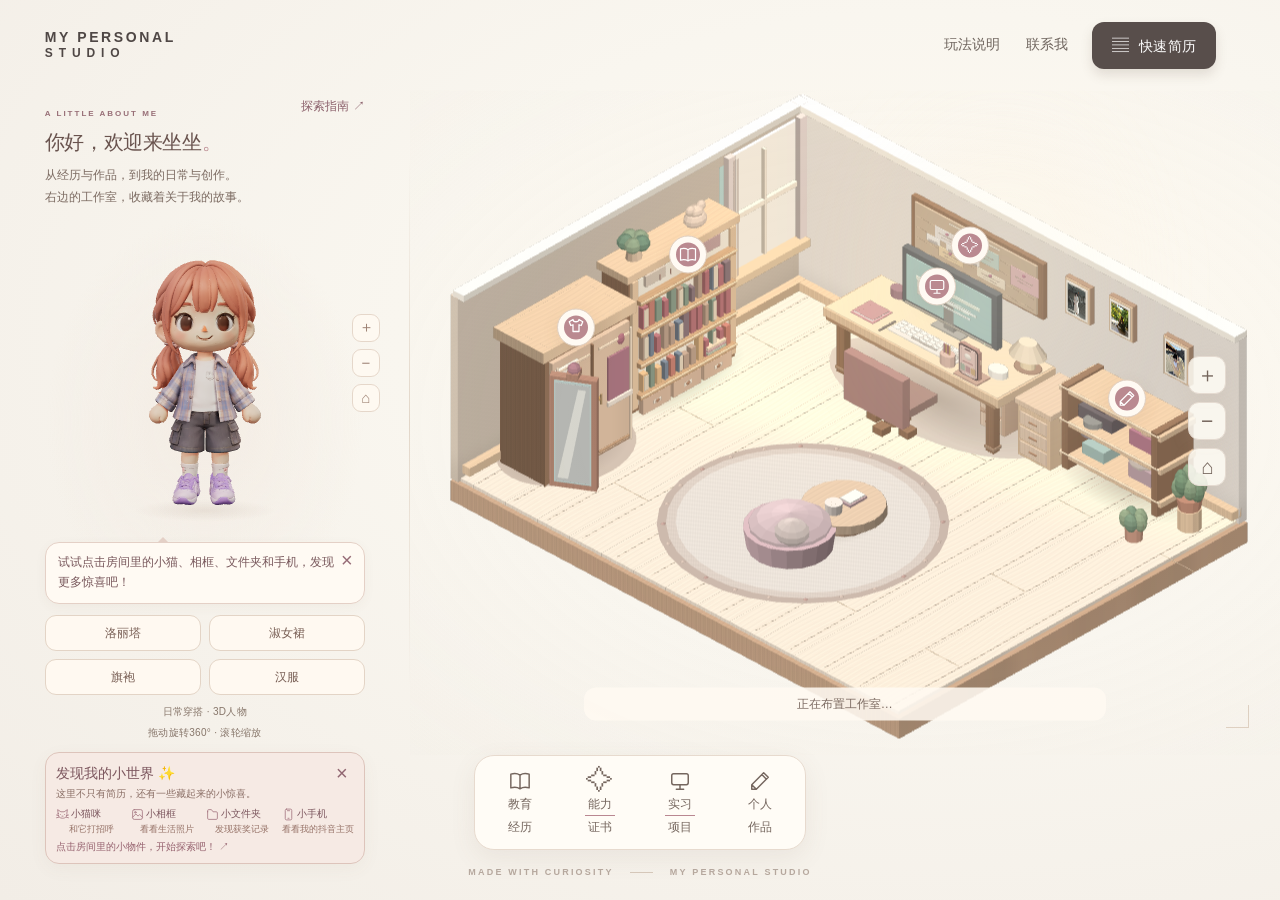
<file: index.html>
<!doctype html>
<html lang="zh-CN">
<head>
  <meta charset="utf-8" />
  <meta name="viewport" content="width=device-width, initial-scale=1" />
  <meta name="theme-color" content="#f6f1e9" />
  <meta name="description" content="探索叶姝妤的3D个人工作室，了解教育经历、实习项目、创意作品与个人简历。" />
  <title>My Personal Studio｜叶姝妤的互动简历</title>
  <meta property="og:title" content="My Personal Studio｜叶姝妤的互动简历">
  <meta property="og:description" content="探索叶姝妤的3D个人工作室，了解教育经历、实习项目、创意作品与个人简历。">
  <meta property="og:type" content="website">
  <meta property="og:image" content="./assets/review-discovery/invitation-home-f9e82ddb6c60.jpg">
  <meta name="twitter:card" content="summary_large_image">
  <link rel="icon" href="./favicon.svg" type="image/svg+xml">
  <link rel="stylesheet" href="./style.bdfd032ba16a.css" />
  <link rel="stylesheet" href="./avatar-layout.5e97d0021ae4.css" />
  <link rel="stylesheet" href="./office-pilot.3657cd4b8345.css" />
  <link rel="stylesheet" href="./cat.05b127069fa5.css" />
  <link rel="stylesheet" href="./ui-system.230d90857095.css" />
  <link rel="stylesheet" href="./exploration.8ec2823b0ded.css" />
  <link rel="stylesheet" href="./quick-resume.34ee38e2e805.css">
</head>
<body data-mobile-view="avatar" class="independent-avatar ui-upgrade">
  <div id="app">
    <header class="header">
      <div class="brand" aria-label="My Personal Studio">
        <span class="brand-title">MY PERSONAL<br/><small>STUDIO</small></span>
      </div>
      <div class="header-actions">
        <span class="header-note">A LITTLE WORLD ABOUT ME</span>
        <button id="aboutBtn" class="header-link" type="button">玩法说明</button>
        <button id="contactBtn" class="header-link" type="button">联系我</button>
        <button id="resumeBtn" class="btn btn-dark" type="button"><span>▤</span> 快速简历</button>
      </div>
    </header>

    <nav class="mobile-switch" aria-label="选择人物或工作室"><button id="showAvatar" type="button" aria-pressed="true">← 返回人物</button><button id="showStudio" type="button" aria-pressed="false">探索 3D 工作室 →</button></nav>
    <main class="main">
      <section id="avatarPanel" class="avatar-panel" aria-label="独立3D人物展示">
        <div class="avatar-intro"><span class="avatar-eyebrow">A LITTLE ABOUT ME</span><button id="explorationGuideBtn" type="button" aria-expanded="false" aria-controls="explorationGuide">探索指南 <span aria-hidden="true">↗</span></button><h1>你好，欢迎来坐坐<span>。</span></h1><p>从经历与作品，到我的日常与创作。<br>右边的工作室，收藏着关于我的故事。</p></div>
        <div class="avatar-preview"><div class="avatar-floor" aria-hidden="true"></div><canvas id="avatarCanvas" tabindex="0" aria-label="独立3D人物，拖动旋转，滚轮缩放，方向键旋转"></canvas><p id="avatarStatus" class="avatar-status" role="status">正在打开3D人物…</p><div class="avatar-tools" aria-label="人物查看控制"><button id="avatarZoomIn" type="button" aria-label="放大人物">＋</button><button id="avatarZoomOut" type="button" aria-label="缩小人物">−</button><button id="avatarReset" type="button" aria-label="复位人物视角">⌂</button></div></div>
        <div id="avatarLoad" class="ui-loading" role="status"><span id="avatarLoadText">正在打开人物…</span><button id="avatarRetry" type="button" hidden>重试人物</button></div>
        <div class="guide-speech-slot"><div id="guideSpeech" class="guide-speech" hidden><p id="guideSpeechText" role="status" aria-live="polite"></p><button id="closeGuideSpeech" type="button" aria-label="关闭人物提示">×</button></div></div>
        <div id="avatarOutfits" class="avatar-outfits" role="group" aria-label="选择人物造型"></div>
        <p id="avatarModelNote" class="avatar-model-note">独立3D人物展示</p><p class="avatar-gesture">拖动旋转360° · 滚轮缩放</p>
      </section>
      <div class="corner-deco corner-top"></div>
      <div id="stage" class="stage" role="region" aria-label="可以旋转缩放的3D个人工作室">
        <canvas id="glCanvas" aria-label="实时渲染的三维工作室，拖动旋转，滚轮缩放"></canvas>
        <div class="stage-vignette" aria-hidden="true"></div>
        <div class="sun-glow" aria-hidden="true"></div>
        <div id="hotspots" class="hotspot-layer"></div>
        <button id="discoveryPrompt" class="discovery-prompt" type="button" hidden></button>

        <div id="roomLoad" class="ui-loading room-loading" role="status"><span id="roomLoadText">工作室待探索</span><button id="roomRetry" type="button" hidden>重试工作室</button></div>
        <div id="studioHint" class="studio-hint" hidden><span>拖动旋转房间，点击家具发现更多内容。</span><button id="dismissHint" type="button" aria-label="关闭操作提示">×</button></div>
        <div id="stageError" class="stage-error" hidden>当前浏览器未能启动3D画面。你仍然可以通过下方导航浏览完整简历。</div>
        <p id="furnitureStatus" role="status" hidden style="position:absolute;bottom:12px;left:14px;right:14px;padding:10px;border-radius:12px;background:#fff8ed;color:#896e61;font-size:11px;pointer-events:none"></p>
      </div>
      <aside class="scene-tools" aria-label="场景控制">
        <button id="zoomIn" type="button" aria-label="放大场景" title="放大场景">＋</button>
        <button id="zoomOut" type="button" aria-label="缩小场景" title="缩小场景">−</button>
        <button id="resetCamera" type="button" aria-label="恢复初始镜头" title="恢复初始镜头">⌂</button>
      </aside>
      
      <div class="corner-deco corner-bottom"></div>
    </main>

    <nav id="dock" class="dock" aria-label="工作室快捷导航">
      <button type="button" data-target="books" aria-label="教育经历" aria-pressed="false"><span class="dock-icon" data-icon="book-open" aria-hidden="true"><svg width="22" height="22" viewBox="0 0 24 24" fill="none" stroke="currentColor" stroke-width="1.6" stroke-linecap="round" stroke-linejoin="round" aria-hidden="true"><path d="M12 5.5C9 3.5 5.5 3.5 2 4.5v15c3.5-1 7-1 10 1 3-2 6.5-2 10-1v-15c-3.5-1-7-1-10 1Zm0 0v15"/></svg></span><span class="dock-copy" aria-hidden="true"><span>教育</span><i class="dock-divider"></i><span>经历</span></span></button>
      <button type="button" data-target="skills" aria-label="能力证书" aria-pressed="false" class="with-divider"><span class="dock-icon" data-icon="ability" aria-hidden="true">✧</span><span class="dock-copy" aria-hidden="true"><span>能力</span><i class="dock-divider"></i><span>证书</span></span></button>
      <button type="button" data-target="computer" aria-label="实习项目" aria-pressed="false" class="with-divider"><span class="dock-icon" data-icon="monitor" aria-hidden="true"><svg width="22" height="22" viewBox="0 0 24 24" fill="none" stroke="currentColor" stroke-width="1.6" stroke-linecap="round" stroke-linejoin="round" aria-hidden="true"><rect x="3" y="4" width="18" height="12" rx="2"/><path d="M8 21h8M12 16v5"/></svg></span><span class="dock-copy" aria-hidden="true"><span>实习</span><i class="dock-divider"></i><span>项目</span></span></button>
      <button type="button" data-target="creative" aria-label="个人作品" aria-pressed="false"><span class="dock-icon" data-icon="pencil" aria-hidden="true"><svg width="22" height="22" viewBox="0 0 24 24" fill="none" stroke="currentColor" stroke-width="1.6" stroke-linecap="round" stroke-linejoin="round" aria-hidden="true"><path d="m16 3 5 5L8 21H3v-5L16 3Zm-2 2 5 5M3 16l5 5"/></svg></span><span class="dock-copy" aria-hidden="true"><span>个人</span><i class="dock-divider"></i><span>作品</span></span></button>
    </nav>
    <div class="bottom-caption">MADE WITH CURIOSITY <span class="caption-rule"></span> MY PERSONAL STUDIO</div>
    <section id="explorationInvitation" class="exploration-invitation" aria-labelledby="invitationTitle" hidden>
      <header><h2 id="invitationTitle">发现我的小世界 ✨</h2><button id="closeExplorationInvitation" type="button" aria-label="关闭首页探索邀请">×</button></header>
      <p>这里不只有简历，还有一些藏起来的小惊喜。</p><div id="invitationObjects" class="invitation-objects"></div>
      <button id="openInvitationGuide" class="invitation-more" type="button">点击房间里的小物件，开始探索吧！ <span aria-hidden="true">↗</span></button>
    </section>

    <section id="explorationGuide" class="exploration-guide" role="dialog" aria-modal="false" aria-labelledby="guideTitle" hidden>
      <header><h2 id="guideTitle">偷偷告诉你 · 工作室探索指南</h2><button id="closeExplorationGuide" type="button" aria-label="关闭探索指南">×</button></header>
      <p class="guide-intro">房间里藏着一些小惊喜，试着点击它们吧！</p><ul id="guideObjects"></ul>
      <p id="guideWelcomeText" class="guide-welcome-note"></p><div class="guide-actions"><button id="replayGuideWelcome" type="button">再听一次欢迎提示</button><button id="reopenExplorationInvitation" type="button">重新显示首页探索邀请</button></div>
    </section>
    <div id="awardsOverlay" class="awards-overlay" hidden><section class="awards-dialog" role="dialog" aria-modal="true" aria-labelledby="awardsTitle">
      <header class="awards-header"><div><h2 id="awardsTitle">MY AWARDS / 我的获奖记录</h2><p>记录每一份努力与收获</p></div><button id="closeAwards" class="round-close" type="button" aria-label="关闭获奖档案，返回工作室">×</button></header>
      <button id="awardsBack" class="awards-back" type="button" hidden>← 返回获奖列表</button><div id="awardsContent" class="awards-content"></div>
    </section></div>
    <div id="albumOverlay" class="album-overlay" hidden>
      <section class="album-dialog" role="dialog" aria-modal="true" aria-labelledby="albumHeading" aria-describedby="albumNotice">
        <header class="album-top"><div><span class="album-kicker">LITTLE MOMENTS / 生活相册</span><h2 id="albumHeading">我的生活碎片 <span aria-hidden="true">♡</span></h2></div><button id="closeAlbum" class="round-close" type="button" aria-label="关闭相册，返回工作室">✕</button></header>
        <figure class="album-figure"><div id="albumPhotoStage" class="album-photo-stage"><p id="albumStatus" role="status">生活照片待添加</p></div><figcaption><div><h3 id="albumPhotoTitle"></h3><p id="albumCaption"></p></div><span id="albumNotice"></span></figcaption></figure>
        <div id="albumOverview" class="album-overview" aria-label="生活照片总览" hidden></div><footer class="album-controls"><button id="albumOverviewToggle" type="button" aria-expanded="false" aria-controls="albumOverview">照片总览</button><button id="albumPrev" type="button" aria-label="上一张照片">← <span>上一张</span></button><span id="albumCounter" aria-live="polite">1 / 3</span><button id="albumNext" type="button" aria-label="下一张照片"><span>下一张</span> →</button><button id="albumZoom" type="button" aria-pressed="false">放大照片</button></footer>
      </section>
    </div>

    <div id="phoneOverlay" class="phone-overlay" hidden>
      <section class="phone-shell" role="dialog" aria-modal="true" aria-labelledby="phoneTitle" aria-describedby="phoneNotice" tabindex="-1">
        <div class="phone-island" aria-hidden="true"></div>
        <header class="phone-top"><span>MY LITTLE ARCHIVE</span><button id="closePhone" type="button" aria-label="关闭手机，返回工作室">✕</button></header>
        <div id="phoneContent" class="phone-content"></div>
        <footer class="phone-bottom"><button id="phoneCreative" type="button">查看个人作品 <span aria-hidden="true">↗</span></button><span class="phone-home-bar" aria-hidden="true"></span></footer>
      </section>
    </div>

    <aside id="detailPanel" class="detail-panel" aria-hidden="true" aria-label="探索详情">
      <div class="panel-header"><span id="panel-kicker">MY WORKSPACE / 01</span><button id="closePanel" class="round-close" type="button" aria-label="关闭详情">✕</button></div>
      <nav id="drawerTabs" class="drawer-tabs" aria-label="内容分类"></nav>
      <div id="panelContent" class="panel-content"></div>
      <div class="panel-footer"><span>MY PERSONAL STUDIO</span><button id="backRoom" type="button">← 返回工作室</button></div>
    </aside>
    <section id="contentDetail" class="content-detail" aria-label="内容详情" hidden><nav class="detail-nav"><a id="detailBack" href="#/projects">← 返回实习项目</a><button id="detailStudio" type="button">返回工作室 ↗</button></nav><article id="detailArticle"></article></section>
    <div id="overlay" class="modal-overlay" hidden>
      <section class="modal" role="dialog" aria-modal="true" aria-labelledby="modalTitle">
        <header class="modal-top"><div><span class="modal-kicker">PERSONAL ARCHIVE</span><h2 id="modalTitle">完整简历</h2></div><button id="closeModal" class="round-close" aria-label="关闭窗口" type="button">✕</button></header>
        <div id="modalContent" class="modal-content"></div>
      </section>
    </div>
  </div>
  <script src="./data.fa34eb94e4db.js"></script>
  <script src="./awards-data.e8c781b04fa5.js"></script>
  <script src="./phone-data.921fa1402aa1.js"></script>
  <script src="./album-data.e6ebdc064e86.js"></script>
  <script src="./album.1f2355e947d1.js"></script>
  <script src="./scene-layout.98cbda626bd9.js"></script>
  <script src="./scene.7eb7cdca633d.js"></script>
  <script src="./furniture-config.b9cf4cff36f8.js"></script>
  <script src="./furniture-loader.790abc02725d.js"></script>
  <script src="./cat-config.732d0d49b24d.js"></script>
  <script src="./cat.00f7f621e603.js"></script>
  <script src="./office-renderer.4de14eac5ce0.js"></script>
  <script src="./avatar-config.8184bb4b439d.js"></script>
  <script src="./avatar-fit.45e412ca2773.js"></script>
  <script src="./avatar-viewer.97cafdd426f6.js"></script>
  <script src="./projects-data.7bfcb144e855.js"></script>
  <script src="./portfolio-data.f42ffa7aee30.js"></script>
  <script src="./content-ui.12d3de4f3185.js"></script>
  <script src="./portfolio-gallery.72fb801779af.js"></script>
  <script src="./exploration-data.9855d4d71d84.js"></script>
  <script src="./discovery-scheduler.0bb023c67482.js"></script>
  <script src="./discovery-hints.634116bb4640.js"></script>
  <script src="./exploration.a65228396047.js"></script>
  <script src="./awards-archive.675960bd51d3.js"></script>
  <script src="./ui-controller.e1ba53f4def3.js"></script>
  <script src="./quick-resume-data.a048ccecce29.js"></script>
  <script src="./quick-resume.53ebc76e46af.js"></script>
  <script src="./app.b374579a7de7.js"></script>
</body>
</html>
</file>
<file: style.bdfd032ba16a.css>
:root{font-family:Inter,"Segoe UI","Microsoft YaHei","PingFang SC",sans-serif;color:#514a45;background:#f8f6f0;font-synthesis:none}*{box-sizing:border-box}html,body{margin:0;min-height:100%;overflow-x:hidden}button{font:inherit;cursor:pointer}button:focus-visible{outline:3px solid #ad7e83;outline-offset:3px}body{background:radial-gradient(ellipse at 72% 37%,#fffaf0 0%,#f9f6ef 40%,#f2ede6 100%)}#app{min-height:100vh;max-width:1780px;margin:0 auto;position:relative;overflow:hidden}.header{height:94px;padding:23px clamp(24px,5vw,84px);display:flex;align-items:center;justify-content:space-between;position:relative;z-index:12}.brand{display:flex;align-items:center;gap:13px}.brand-star{width:37px;height:37px;display:flex;align-items:center;justify-content:center;border-radius:50%;background:#ad7981;color:white;font-size:27px;font-weight:200;line-height:1}.brand-title{color:#4f4745;font-size:14px;font-weight:900;letter-spacing:2.6px;line-height:1.1}.brand-title small{font-size:12px;letter-spacing:5.9px;font-weight:700}.header-actions{display:flex;gap:26px;align-items:center}.header-note{font-size:10px;letter-spacing:2.5px;color:#aa9b91;font-weight:700;margin-right:10px}.header-link{border:0;background:transparent;color:#6e645d;font-size:12px;font-weight:700;padding:10px 0}.header-link:hover{color:#ac7881}.btn{border:0;border-radius:12px;padding:12px 20px;font-size:12px;font-weight:750;letter-spacing:.2px}.btn-dark{color:#fff;background:#584e4b;box-shadow:0 6px 12px #5f514327}.btn-dark:hover{background:#9c6d76}.btn-dark span{margin-right:6px;font-size:17px}.main{height:min(710px,calc(100vh - 168px));min-height:540px;position:relative;overflow:hidden}.stage{position:absolute;inset:0 0 0 15%;transition:transform .6s cubic-bezier(.2,.8,.2,1),opacity .3s;overflow:hidden}.stage canvas{width:100%;height:100%;display:block;cursor:grab;touch-action:none}.stage canvas:active{cursor:grabbing}.stage-vignette{pointer-events:none;position:absolute;inset:0;background:radial-gradient(ellipse at 58% 50%,transparent 43%,#f4efe60c 76%,#f4efe65e 125%)}.sun-glow{pointer-events:none;position:absolute;right:12%;top:-4%;width:40%;height:65%;background:radial-gradient(ellipse,#fff1d63b,transparent 68%);filter:blur(34px)}.intro{position:absolute;z-index:5;top:27%;left:clamp(24px,5vw,84px);max-width:300px;pointer-events:none}.eyebrow,.modal-kicker{font-size:10px;font-weight:850;letter-spacing:2.5px;color:#aa7982}.eyebrow-line{display:inline-block;width:25px;height:1px;background:#aa7982;vertical-align:middle;margin-right:10px}.intro h1{color:#625450;line-height:.97;font-weight:850;font-size:clamp(32px,3.05vw,50px);letter-spacing:-2.6px;margin:20px 0 19px}.intro h1 em{font-family:Georgia,serif;font-weight:400;color:#b77c86}.intro p{color:#8d7b71;font-size:13px;line-height:2;letter-spacing:.3px}.intro-cta{margin-top:30px;color:#a5737b;font-size:12px;font-weight:720}.sparkle{font-size:17px;margin-right:5px}.cta-arrow{font-size:19px;margin-left:8px}.corner-deco{position:absolute;border-color:#d9c9b9;border-style:solid;pointer-events:none;width:23px;height:23px;opacity:.85}.corner-top{left:30px;top:20px;border-width:1px 0 0 1px}.corner-bottom{right:31px;bottom:27px;border-width:0 1px 1px 0}.scene-tools{position:absolute;right:clamp(20px,4.2vw,66px);top:40%;z-index:7;display:flex;flex-direction:column;gap:8px}.scene-tools button{width:38px;height:38px;border:1px solid #e5dbd1;background:#fffdf5d9;border-radius:11px;color:#74655c;font-size:21px;box-shadow:0 5px 17px #bca89925}.scene-tools button:hover{background:#fff;color:#aa7280;transform:translateY(-1px)}.view-hint{position:absolute;bottom:32px;left:clamp(24px,5vw,84px);font-size:11px;color:#a9988c;letter-spacing:1px;pointer-events:none}.view-hint-dot{width:7px;height:7px;background:#aa7881;display:inline-block;border-radius:50%;margin-right:8px}.hotspot-layer{position:absolute;inset:0;pointer-events:none}.hotspot{position:absolute;transform:translate(-50%,-50%);border:1px solid #e5d0bd;background:#fffdf5d4;box-shadow:0 5px 18px #6c4b3717;border-radius:999px;display:flex;align-items:center;gap:7px;padding:7px 12px 7px 7px;pointer-events:auto;white-space:nowrap;color:#65544e;font-size:10px;font-weight:750;opacity:.91;transition:transform .2s,border-color .2s,background .2s,opacity .2s;backdrop-filter:blur(8px)}.hotspot:hover,.hotspot:focus-visible{opacity:1;transform:translate(-50%,-60%) scale(1.08);border-color:#b47c83;background:#fff}.hotspot .hotspot-icon{border-radius:50%;width:23px;height:23px;display:grid;place-items:center;background:#ba8990;color:white;font-size:13px}#app:not(.unused) .hotspot.active{opacity:1;border-color:#ab727c;background:#fff4f2}.character-bubble{position:absolute;z-index:3;left:54%;top:44%;border-radius:12px 12px 12px 2px;padding:10px 14px;background:#fffdf4;color:#76615c;box-shadow:0 8px 26px #8d6e5928;border:1px solid #ece0d5;font-size:12px;max-width:225px;line-height:1.65;opacity:0;transform:translateY(8px);transition:opacity .3s,transform .3s;pointer-events:none}.character-bubble.visible{opacity:1;transform:translateY(0)}.dock{display:flex;justify-content:center;gap:7px;position:relative;z-index:11;margin:-13px auto 0;width:max-content;max-width:90%;padding:10px;border:1px solid #e9e0d8;border-radius:19px;background:#fffdf8e6;box-shadow:0 10px 34px #9e8b7533;backdrop-filter:blur(12px)}.dock button{border:0;background:transparent;border-radius:12px;min-width:70px;display:flex;flex-direction:column;gap:2px;align-items:center;padding:7px 15px;color:#75665e}.dock button span{font-size:22px;font-weight:300}.dock button small{font-size:11px;letter-spacing:1px;font-weight:700}.dock button:hover,.dock button.active{background:#f3e9e6;color:#9c6570}.bottom-caption{margin:27px auto 26px;text-align:center;color:#b7a99f;font-size:9px;font-weight:800;letter-spacing:2.2px}.bottom-caption span:first-child{color:#b17d83;font-size:16px;vertical-align:middle;margin-right:8px}.caption-rule{display:inline-block;height:1px;width:23px;vertical-align:middle;background:#d6c8bb;margin:0 12px}.detail-panel{width:min(445px,100%);position:fixed;right:0;top:0;bottom:0;background:#fffaf4;box-shadow:-18px 0 55px #6651422b;z-index:40;transform:translateX(105%);transition:transform .5s cubic-bezier(.18,.84,.24,1);display:flex;flex-direction:column;border-left:1px solid #e9dbce}.detail-panel.open{transform:translateX(0)}body.panel-open .stage{transform:translateX(-12%) scale(.93)}body.panel-open .scene-tools{opacity:.3;pointer-events:none}.panel-header{display:flex;align-items:center;justify-content:space-between;padding:29px 32px 20px;flex-shrink:0}.panel-header span{font-weight:850;font-size:10px;letter-spacing:2px;color:#b17c83}.round-close{width:36px;height:36px;border-radius:50%;border:1px solid #e5d5c7;background:#fff;color:#866d64}.round-close:hover{background:#f3e6e1}.panel-content{overflow-y:auto;padding:8px 32px 35px;flex:1}.panel-content h2{font-size:32px;font-family:Georgia,"Microsoft YaHei",serif;font-weight:500;line-height:1.4;letter-spacing:-1.2px;margin:3px 0 8px;color:#5b4c49}.panel-lede{font-size:13px;line-height:1.95;color:#95827a;margin:0 0 24px}.panel-divider{height:1px;background:#eee1d5;margin:22px 0}.project-list{display:grid;gap:12px}.project-card{border-radius:15px;background:#fff;border:1px solid #eee2d7;padding:16px 16px 14px;cursor:pointer;transition:background .2s,transform .2s}.project-card:hover{background:#fff6f3;transform:translateY(-2px)}.project-top{display:flex;align-items:center;gap:12px}.project-emoji{width:43px;height:43px;display:grid;place-items:center;background:#f6e9e5;border-radius:12px;font-size:21px}.project-label{font-size:13px;font-weight:800;color:#5d504b;line-height:1.5}.project-meta{font-size:10px;color:#ab8b83;margin-top:5px}.project-arrow{margin-left:auto;color:#b78f8b;font-size:21px}.project-body{font-size:12px;color:#8c7c73;line-height:1.8;margin:12px 0 0}.project-details{border-top:1px dashed #e9d9d0;padding-top:12px;margin-top:13px;color:#79665f;font-size:12px;line-height:1.8;display:none}.project-card.expanded .project-details{display:block}.chips{display:flex;gap:6px;flex-wrap:wrap;margin-top:12px}.chip{font-size:10px;border-radius:999px;background:#f5ece8;color:#a2767c;padding:5px 9px}.mini-section{margin-bottom:20px}.mini-title{color:#7b655d;font-size:13px;font-weight:800;margin:0 0 7px}.mini-subtitle{font-size:11px;color:#b48b82;margin-bottom:8px}.mini-body{font-size:12px;color:#8c7a70;line-height:1.85}.panel-footer{flex-shrink:0;padding:15px 32px 25px;display:flex;align-items:center;justify-content:space-between;border-top:1px solid #eee1d5}.panel-footer span{font-size:9px;color:#b4a298;letter-spacing:1.7px}.panel-footer button{border:0;background:transparent;font-size:12px;font-weight:700;color:#a2737c}.outfit-switch{display:grid;grid-template-columns:1fr 1fr;gap:10px}.outfit-card{border:1px solid #e9dbcf;border-radius:14px;background:#fff;padding:18px 12px;text-align:center;color:#7a655e}.outfit-card span{font-size:33px;display:block;margin-bottom:8px}.outfit-card strong{display:block;font-size:13px}.outfit-card small{display:block;color:#b39a91;font-size:11px;margin-top:5px}.outfit-card.selected{border-color:#af7a84;background:#f8eced;box-shadow:inset 0 0 0 1px #b17e8744}.note{border-radius:11px;background:#f6eee5;padding:13px;color:#89776d;font-size:12px;line-height:1.9;margin-top:20px}.modal-overlay{position:fixed;inset:0;background:#392e2c85;z-index:80;display:flex;align-items:center;justify-content:center;padding:22px;backdrop-filter:blur(5px)}.modal-overlay[hidden]{display:none}.modal{max-width:770px;width:100%;max-height:min(88vh,890px);display:flex;flex-direction:column;overflow:hidden;border-radius:22px;background:#fffaf4;box-shadow:0 25px 100px #22140e44}.modal-top{display:flex;align-items:center;justify-content:space-between;padding:27px 34px 18px;border-bottom:1px solid #efe1d3}.modal-top h2{margin:4px 0;font-size:27px;font-weight:650;color:#60504a}.modal-content{padding:28px 34px 36px;overflow:auto}.resume-block{margin-bottom:28px}.resume-heading{font-size:12px;text-transform:uppercase;letter-spacing:2px;color:#aa7982;font-weight:850;margin-bottom:11px}.resume-item{display:flex;gap:18px;padding:15px 0;border-bottom:1px solid #efe4dc}.resume-item b{font-size:14px;color:#514740;line-height:1.6}.resume-item p{font-size:12px;color:#8c7d73;line-height:1.8;margin:6px 0}.resume-number{color:#c4a9a0;font-family:Georgia,serif;font-size:24px}.resume-actions{display:flex;gap:10px;flex-wrap:wrap}.plain-button{padding:11px 16px;border-radius:12px;border:1px solid #dcc9bd;background:#fff;color:#786059;font-size:12px;font-weight:800}.plain-button:hover{background:#fbf0e8}.stage-error{position:absolute;inset:28% 17%;background:#fff8edeb;border:1px solid #e7d9c9;border-radius:14px;z-index:7;display:grid;place-items:center;text-align:center;padding:22px;font-size:14px;line-height:1.8}.stage-error[hidden]{display:none}/* v1.1: polished, restrained refinements of the already tested v1 interface. */
.stage {isolation:isolate;}
.hotspot {z-index:4;}
.hotspot:focus-visible {outline:2px solid #9e6570;outline-offset:3px;}
.hotspot .hotspot-icon {background:#b7868d;}
.character-bubble {z-index:5;box-shadow:0 8px 25px #87694e20;}
.intro {text-shadow:0 1px 0 #fffbf288;}
.intro p {max-width:250px;}
.dock {box-shadow:0 11px 35px #9e8b7524;}
.dock button:focus-visible,.round-close:focus-visible {outline:2px solid #ad7e83;outline-offset:2px;}
::selection {background:#eed5d7;color:#664b4c;}
.detail-panel{pointer-events:none}
.detail-panel.open{pointer-events:auto}
/* Desktop: reserve a text column and budget the entire viewport, including the dock. */
@media(min-width:701px){
  #app{--intro-inset:clamp(24px,4vw,64px);--intro-column:clamp(252px,26vw,390px);height:100vh;height:100svh;min-height:560px;display:grid;grid-template-rows:clamp(72px,10svh,94px) minmax(0,1fr) auto 38px}
  #app .header{height:auto;padding-top:16px;padding-bottom:16px}
  #app .main{height:auto;min-height:0}
  #app .stage{left:var(--intro-column);right:0;top:50%;bottom:auto;height:100%;max-height:calc((min(100vw,1780px) - var(--intro-column)) * .76);translate:0 -50%}
  #app .intro{left:var(--intro-inset);top:50%;translate:0 -50%;width:calc(var(--intro-column) - var(--intro-inset) - 24px);max-width:none;transition:opacity .25s}
  #app .intro h1{font-size:clamp(28px,2.65vw,44px);letter-spacing:-1.8px}
  #app .eyebrow{font-size:9px;letter-spacing:1.6px;line-height:1.8}
  #app .dock{margin:0 auto;padding:8px}
  #app .dock button{padding-top:6px;padding-bottom:6px}
  #app .bottom-caption{margin:0;align-self:center;line-height:20px}
  #app .view-hint{left:var(--intro-inset);bottom:16px}
  body.panel-open #app .intro,body.phone-open #app .intro{opacity:0}
}
@media(max-width:1100px){.header-note{display:none}.stage{left:5%}.intro{top:19%;max-width:270px}.intro h1{font-size:40px}.main{min-height:530px}}@media(max-width:700px){.header{height:73px;padding:15px 19px}.brand-title{font-size:11px}.brand-title small{font-size:10px}.brand-star{width:32px;height:32px}.header-actions{gap:8px}.header-link{font-size:10px}.header-actions #aboutBtn{display:none}.btn{padding:10px 12px;font-size:11px}.main{height:650px;min-height:0}.intro{left:22px;top:15px;max-width:230px}.intro h1{font-size:30px;margin:11px 0 10px;letter-spacing:-1px}.intro p{font-size:11px;line-height:1.6}.intro-cta{margin-top:11px;font-size:11px}.eyebrow{font-size:8px}.stage{inset:128px -28% 32px -14%}.scene-tools{right:12px;top:28%;gap:6px}.scene-tools button{width:34px;height:34px}.view-hint{bottom:10px;left:20px;font-size:9px}.corner-deco{display:none}.dock{margin:-4px auto 0;padding:6px;max-width:96%;gap:0}.dock button{min-width:56px;padding:6px 10px}.dock button span{font-size:19px}.dock button small{font-size:10px}.bottom-caption{font-size:7px;margin:19px auto}.hotspot{font-size:10px;padding:5px 7px 5px 5px}.hotspot .hotspot-icon{width:19px;height:19px}.character-bubble{font-size:10px;max-width:155px}.detail-panel{width:100%;top:auto;height:min(80vh,730px);border-radius:22px 22px 0 0;transform:translateY(105%)}.detail-panel.open{transform:translateY(0)}body.panel-open .stage{transform:none}.panel-header{padding:21px 22px 12px}.panel-content{padding:4px 22px 25px}.panel-footer{padding:12px 22px 20px}.modal-content{padding:19px 20px}.modal-top{padding:20px}.resume-item{gap:12px}}
@media(prefers-reduced-motion:reduce){*,*::before,*::after{scroll-behavior:auto!important;animation-duration:.01ms!important;transition-duration:.01ms!important}}

.stage.fallback{background:url("./assets/studio-reference.png") center / contain no-repeat}.stage.fallback canvas,.stage.fallback .hotspot-layer{display:none}
/* v1.2: a quiet, warm phone interaction within the existing studio. */
.phone-target{position:absolute;transform:translate(-50%,-50%);width:42px;height:52px;pointer-events:auto;border:1px solid transparent;border-radius:12px;background:transparent;transition:background .2s,border-color .2s,box-shadow .2s;z-index:5}
.phone-target-label{position:absolute;top:calc(100% + 2px);left:50%;transform:translateX(-50%);white-space:nowrap;font-size:10px;font-weight:700;color:#8e646b;padding:6px 10px;border:1px solid #dfc4b7;border-radius:999px;background:#fff8edef;box-shadow:0 3px 12px #79544315;transition:background .2s,transform .2s}
.phone-target:hover,.phone-target:focus-visible,.phone-target.hovered{background:#ffe5b72b;border-color:#f3d4ab;box-shadow:0 0 18px #f4cb9666}
.phone-target:hover .phone-target-label,.phone-target:focus-visible .phone-target-label,.phone-target.hovered .phone-target-label{background:#fff9f2;transform:translateX(-50%) translateY(-2px)}
.phone-open{overflow:hidden}
.phone-overlay{position:fixed;inset:0;z-index:70;display:flex;align-items:center;justify-content:flex-end;padding:24px clamp(24px,9vw,150px);background:linear-gradient(90deg,#51413a0d,#51413a55);overscroll-behavior:contain}
.phone-overlay[hidden]{display:none}
.album-target{position:absolute;pointer-events:auto;z-index:3;border:1px solid transparent;border-radius:4px;background:transparent;padding:0;transition:box-shadow .2s,border-color .2s}
.album-target:hover,.album-target:focus-visible{border-color:#edd6b0;box-shadow:0 0 16px #f8ddb36b;outline-offset:3px}
.album-hint{position:absolute;bottom:calc(100% + 8px);left:50%;translate:-50% 0;white-space:nowrap;padding:7px 11px;border-radius:999px;color:#916b6b;background:#fff9ef;box-shadow:0 4px 15px #614c3b1a;font-size:10px;opacity:0;pointer-events:none;transition:opacity .18s}
.album-target:hover .album-hint,.album-target:focus-visible .album-hint{opacity:1}
.album-open{overflow:hidden}
body.album-open #app .intro{opacity:0}
.album-overlay{position:fixed;inset:0;z-index:75;display:grid;place-items:center;background:#40372f60;padding:24px}
.album-overlay[hidden]{display:none}
.album-dialog{width:min(960px,100%);height:min(800px,calc(100svh - 48px));display:flex;flex-direction:column;border:1px solid #eadacc;border-radius:24px;background:#fcf8f1;box-shadow:0 24px 90px #372b2a3b;overflow:hidden;animation:album-open .18s ease-out}
.album-top{display:flex;align-items:center;justify-content:space-between;padding:22px 30px 16px;gap:16px;flex-shrink:0;border-bottom:1px solid #e8ded2}
.album-kicker{font-size:9px;letter-spacing:2px;color:#a88378;font-weight:700}.album-top h2{font-family:Georgia,"Microsoft YaHei",serif;font-size:25px;line-height:1.4;font-weight:500;letter-spacing:.4px;margin:6px 0 0;color:#66564d}.album-top h2 span{color:#b48b84}
.album-figure{margin:0;padding:20px 30px 0;display:flex;flex:1;min-height:0;flex-direction:column;gap:15px}
.album-photo-stage{min-height:0;flex:1;display:grid;place-items:center;overflow:auto;background:#eee9e0;border-radius:12px;overscroll-behavior:contain;scrollbar-width:thin;scrollbar-color:#c4b4a6 transparent}
.album-photo-stage img{display:block;width:100%;height:100%;min-height:0;object-fit:contain;grid-area:1/1}
.album-photo-stage img[hidden]{display:none}
.album-photo-stage.zoomed{display:block}.album-photo-stage.zoomed img{width:175%;height:auto;max-width:none;object-fit:initial}
#albumStatus{font-size:13px;color:#a18c7c;line-height:1.9;padding:25px;text-align:center;grid-area:1/1}#albumStatus[hidden]{display:none}
.album-figure figcaption{display:flex;justify-content:space-between;gap:20px;align-items:center;flex-shrink:0;color:#8b7b6e}.album-figure h3{font-size:14px;line-height:1.6;font-weight:650;margin:0;color:#776052}.album-figure figcaption p{font-size:11px;line-height:1.8;margin:4px 0 0;max-width:580px}.album-figure figcaption>span{font-size:9px;line-height:1.8;padding:6px 9px;border:1px solid #e6d9c9;border-radius:7px;white-space:nowrap;color:#a68a79}
.album-controls{display:flex;align-items:center;justify-content:center;gap:16px;padding:18px 30px 23px;flex-shrink:0}.album-controls button{padding:10px 14px;font-size:12px;background:#fffaf4;border:1px solid #ddcfc1;border-radius:10px;color:#82695e;min-height:40px}.album-controls button:hover:enabled{background:#f3e6de}.album-controls button:disabled{opacity:.4;cursor:default}#albumCounter{font:13px Georgia,serif;color:#9b8172;min-width:42px;text-align:center}#albumZoom{margin-left:auto;background:#ede1d6}.album-controls>button:first-child{margin-left:auto}
@keyframes album-open{from{opacity:0;translate:0 7px}to{opacity:1;translate:0 0}}
@media(min-width:701px){#app{padding-bottom:6px;grid-template-rows:clamp(72px,10svh,94px) minmax(0,1fr) auto 44px;--intro-column:clamp(260px,27vw,390px)}}
@media(max-width:700px){.album-overlay{padding:12px}.album-dialog{height:calc(100svh - 24px);border-radius:18px}.album-top{padding:18px 17px 12px}.album-top h2{font-size:22px}.album-figure{padding:14px 14px 0;gap:10px}.album-figure figcaption{display:block}.album-figure figcaption>span{display:inline-block;margin-top:8px;font-size:8px}.album-controls{gap:8px;padding:14px}.album-controls button{padding:9px 10px}.album-controls button span{display:none}#albumZoom{font-size:11px}.album-controls>button:first-child{margin-left:0}}
@media print{.album-overlay{display:none!important}}
/* v2.0 layout study: a quieter welcome column gives the room more horizontal space. */
@media(min-width:701px){
  #app{--intro-column:clamp(248px,22vw,320px)}
  #app .intro h1{font-size:clamp(28px,2.3vw,36px)}
  #app .eyebrow{font-size:7.5px;letter-spacing:.8px}
  #app .eyebrow-line{width:14px;margin-right:6px}
  #app .stage{max-height:calc((min(100vw,1780px) - var(--intro-column)) * .77)}
}
.phone-target-label{left:calc(50% + 34px);top:55%}
.phone-shell{width:350px;max-width:100%;height:min(740px,calc(100svh - 48px));max-height:calc(100svh - 48px);border:7px solid #665351;border-radius:44px;background:#fff9f2;box-shadow:0 0 0 2px #d2aea0,0 28px 90px #3c292b55;display:flex;flex-direction:column;position:relative;overflow:hidden;animation:phone-arrive .5s .12s both;outline:none}
.phone-island{position:absolute;left:50%;top:10px;transform:translateX(-50%);width:86px;height:19px;border-radius:20px;background:#665351;z-index:2;pointer-events:none}
.phone-top{flex-shrink:0;height:65px;display:flex;align-items:flex-end;justify-content:space-between;padding:0 17px 11px;border-bottom:1px solid #eee1d5}
.phone-top>span{font-size:8px;letter-spacing:1.8px;font-weight:800;color:#9f7c74;padding-bottom:6px}
.phone-top button{border:0;border-radius:50%;background:#f0e5dc;width:32px;height:32px;color:#80625c;font-size:13px}
.phone-content{flex:1;min-height:0;overflow-y:auto;overscroll-behavior:contain;scrollbar-width:thin;scrollbar-color:#d2b6aa transparent}
.phone-cover{height:85px;background:radial-gradient(ellipse at 75% 60%,#efdbb7,transparent 64%),linear-gradient(120deg,#e8c5c2,#f4e5d1);display:flex;align-items:center;justify-content:space-between;padding:15px 22px 28px;color:#946e6c;font-size:9px;letter-spacing:1.6px;font-weight:750}
.phone-cover>span:last-child{font-family:Georgia,serif;font-size:38px;font-weight:400;color:#fff8ea}
.phone-profile{padding:0 20px 12px}
.phone-media{position:relative;overflow:hidden;background:#f2e4d8}
.phone-media-placeholder{position:absolute;inset:0;display:flex;flex-direction:column;align-items:center;justify-content:center;gap:6px;color:#ac8780}
.phone-media-placeholder>span{font-size:26px;font-weight:400}
.phone-media-placeholder small{font-size:9px;letter-spacing:.4px}
.phone-media img{position:absolute;inset:0;width:100%;height:100%;object-fit:cover;background:#f2e4d8}
.phone-media img[hidden]{display:none}
.phone-avatar{width:74px;height:74px;margin-top:-26px;border-radius:50%;border:4px solid #fff9f2;background:#edd6cd}
.phone-platform{display:block;margin:12px 0 5px;font-size:9px;color:#ac7880;font-weight:700;letter-spacing:1.4px}
.phone-profile h2{margin:0 0 6px;font-size:23px;letter-spacing:-.6px;line-height:1.4;color:#634e4b}
.phone-account{margin:0;color:#ac9689;font-size:10px;overflow-wrap:anywhere}
.phone-bio{margin:14px 0 12px;font-size:12px;color:#8e776d;line-height:1.85;white-space:pre-line;overflow-wrap:anywhere}
.phone-notice{margin:0 0 22px;font-size:10px;color:#98716e;background:#f2e6dc;padding:8px 10px;border-radius:7px;line-height:1.6}
.phone-work-heading{display:flex;justify-content:space-between;align-items:center;border-bottom:1px solid #eadbd0;padding-bottom:12px;margin-bottom:12px}
.phone-work-heading h3{font-size:13px;margin:0;color:#6e5550}.phone-work-heading h3 span{font-size:10px;font-weight:400;margin-left:7px;color:#a98d80}.phone-work-heading>span{font-size:9px;color:#aa8a7e;letter-spacing:1px}
.phone-works{display:grid;grid-template-columns:repeat(3,minmax(0,1fr));gap:8px}
.phone-work{min-width:0;margin:0}.phone-cover-image{aspect-ratio:3/4;border-radius:9px;background:linear-gradient(145deg,#e2c5bd,#f3e8d9)}
.phone-work:nth-child(2) .phone-cover-image{background:linear-gradient(145deg,#c9d2bf,#edf0e4)}.phone-work:nth-child(3) .phone-cover-image{background:linear-gradient(145deg,#d6bc9a,#f1e4cf)}
.phone-work figcaption{margin-top:8px;overflow-wrap:anywhere}.phone-work-number{display:block;font:10px Georgia,serif;color:#b29284;margin-bottom:4px}.phone-work strong{font-size:10px;line-height:1.7;font-weight:650;color:#7b625b;display:block}.phone-work p{margin:4px 0 0;font-size:9px;line-height:1.7;color:#ac968a}
.phone-local-note,.phone-empty{font-size:9px;color:#ad978b;line-height:1.8;margin:20px 0 6px}.phone-empty{grid-column:1/-1}
.phone-bottom{flex-shrink:0;padding:12px 19px 8px;border-top:1px solid #eee0d3;background:#fff9f2}.phone-bottom button{width:100%;min-height:42px;border:0;border-radius:12px;background:#986b73;color:#fff8f1;font-size:12px;font-weight:650;padding:12px}.phone-bottom button:hover{background:#855d66}.phone-bottom button span{margin-left:14px}.phone-home-bar{display:block;margin:12px auto 0;width:88px;height:4px;background:#bfa699;border-radius:3px}
@keyframes phone-arrive{from{opacity:0;transform:translateY(22px) scale(.97)}to{opacity:1;transform:translateY(0) scale(1)}}
@media(max-width:700px){.phone-overlay{padding:16px;justify-content:center;background:#51413a65}.phone-shell{height:min(740px,calc(100svh - 32px));max-height:calc(100svh - 32px);width:350px}.phone-target{width:40px;height:44px}.phone-target-label{padding:5px 8px;font-size:9px}}
@media print{#app{display:block!important}.phone-overlay{display:none!important}}
@media print{html,body,#app{background:#fff!important;overflow:visible!important;height:auto!important}.header,.main,.dock,.bottom-caption,.detail-panel,.modal-top button,.resume-actions,.note{display:none!important}.modal-overlay{display:block!important;position:static!important;background:#fff!important;padding:0!important;backdrop-filter:none!important}.modal{display:block!important;max-height:none!important;max-width:none!important;width:100%!important;box-shadow:none!important;overflow:visible!important;border-radius:0!important}.modal-content{overflow:visible!important}.modal-top{padding-top:0}.resume-item{break-inside:avoid}}

/* Auxiliary folder interaction; tooltip appears only on hover/focus. */
.award-target{position:absolute;z-index:6;pointer-events:auto;min-width:22px;min-height:22px;border:1px solid transparent;border-radius:5px;padding:0;background:transparent;cursor:pointer;transform:none!important;transition:background .18s,border-color .18s}
.award-target[hidden]{display:none!important}
.award-target:hover,.award-target:focus-visible{background:#d7aaa433;border-color:#cfa5a188;outline:1px solid #c79aa3;outline-offset:2px}
.award-hint{position:absolute;bottom:calc(100% + 8px);left:50%;translate:-50% 0;white-space:nowrap;padding:7px 11px;border-radius:999px;color:#916b6b;background:#fff9ef;box-shadow:0 4px 15px #614c3b1a;font-size:10px;opacity:0;pointer-events:none;transition:opacity .18s}
.award-target:hover .award-hint,.award-target:focus-visible .award-hint{opacity:1}
.award-record h3{margin:0}.award-proof{margin:14px 0 0}
</file>
<file: avatar-layout.5e97d0021ae4.css>
/* Independent avatar edition. The room's furniture, materials and lighting are unchanged. */
.mobile-switch{display:none}
.independent-avatar .main{container-type:size}
.avatar-panel{position:absolute;left:0;top:0;bottom:0;width:32%;display:flex;flex-direction:column;padding:12px clamp(22px,3.5vw,56px) 12px;z-index:5}
.avatar-panel::after{content:"";position:absolute;right:0;top:10%;bottom:10%;width:1px;background:linear-gradient(transparent,#e2d6c8,transparent)}
.avatar-intro{flex:0 0 auto;margin-bottom:8px}.avatar-eyebrow{font-size:8px;letter-spacing:2px;color:#ad7e82;font-weight:750}.avatar-intro h1{font-size:clamp(17px,1.55vw,23px);font-weight:650;line-height:1.5;letter-spacing:-.4px;margin:8px 0 6px;color:#69534e}.avatar-intro h1 span{color:#ba8990}.avatar-intro p{font-size:11px;line-height:1.85;color:#9a8578;margin:0}
.avatar-preview{position:relative;flex:1;min-height:140px;border-radius:90px 90px 22px 22px;background:radial-gradient(ellipse at 50% 63%,#f0e4da75,transparent 70%);isolation:isolate}
#avatarCanvas{display:block;width:100%;height:100%;position:absolute;inset:0;touch-action:none;cursor:grab;border-radius:24px}#avatarCanvas:active{cursor:grabbing}#avatarCanvas:focus-visible{outline:2px solid #c59b9c;outline-offset:3px}
.avatar-floor{position:absolute;bottom:6%;left:50%;translate:-50% 0;width:45%;height:7%;border-radius:50%;background:radial-gradient(ellipse,#99806d25,transparent 69%);z-index:-1}
.avatar-status{position:absolute;inset:25% 0 auto;text-align:center;padding:20px 10px;line-height:1.9;font-size:11px;color:#9b8075;background:#fff9efe8;border-radius:12px}.avatar-status[hidden]{display:none}
.avatar-tools{position:absolute;right:-15px;top:30%;display:flex;flex-direction:column;gap:7px}.avatar-tools button{width:28px;height:28px;border:1px solid #e5d7ca;background:#fff9f1d9;border-radius:9px;font-size:15px;color:#9c8173}
.avatar-outfits{flex:0 0 auto;display:grid;grid-template-columns:repeat(2,minmax(0,1fr));gap:6px;margin:8px 0 6px;border-radius:14px;outline:2px solid transparent;outline-offset:6px;transition:outline-color .25s}
.avatar-outfits button{min-height:36px;flex:1;padding:8px 5px;border-radius:11px;font-size:10px;font-weight:650;line-height:1.5;background:#fff9f1;border:1px solid #e3d4c6;color:#957a6e;white-space:nowrap}.avatar-outfits button[aria-pressed="true"]{background:#eddfdc;border-color:#c39b9c;color:#95666f}.wardrobe-active .avatar-outfits{outline-color:#cda8a3}
.avatar-model-note,.avatar-gesture{flex:0 0 auto;margin:3px 0;text-align:center;font-size:9px;line-height:1.5;letter-spacing:.3px;color:#b09b8c}
.avatar-outfits button[data-loading]{border-style:dashed;border-color:#b8878f;background:#f1e5df}.avatar-outfits button:focus-visible{outline:2px solid #b8878f;outline-offset:2px}
@media(max-height:740px) and (min-width:701px){.avatar-panel{padding-top:4px;padding-bottom:4px}.avatar-intro h1{font-size:17px;margin-top:5px}.avatar-intro p{font-size:10px}.avatar-outfits{gap:4px;margin-top:5px}.avatar-outfits button{min-height:30px;padding:5px}.avatar-message{min-height:20px;margin-top:2px}.avatar-model-note,.avatar-gesture{margin:1px 0}}
.avatar-message{flex:0 0 auto;min-height:29px;margin:6px 0 0;font-size:10px;color:#a2827a;line-height:1.7;text-align:center;opacity:0;transition:opacity .25s}.avatar-message.visible{opacity:1}
#app .corner-top{display:none}
@media(min-width:701px){
 #app .stage{left:32%;right:0;top:50%;bottom:auto;height:100%;max-height:calc(68cqw * .77);translate:0 -50%}
 #app .view-hint{left:calc(32% + 24px);bottom:12px}
 #app .dock{left:16%}
 body.panel-open #app .stage{transform:scale(.93);transform-origin:left center}
}
@media(max-width:900px) and (min-width:701px){.avatar-panel{padding-left:22px;padding-right:22px}.avatar-intro h1{font-size:17px}.avatar-intro p{font-size:10px}.avatar-outfits button{font-size:9px}.avatar-tools{right:-12px}.avatar-message{font-size:9px}}
@media(max-width:1100px) and (min-width:701px){#app .scene-tools{top:auto;bottom:26px;right:22px;flex-direction:row;gap:6px}}
@media(max-width:700px){
 #app{height:100vh;height:100svh;min-height:560px;display:grid;grid-template-rows:73px auto minmax(0,1fr) auto 36px;padding-bottom:6px}
 .mobile-switch{display:flex;gap:5px;width:calc(100% - 38px);max-width:350px;margin:0 auto 8px;padding:4px;background:#ede5db;border-radius:13px}
 .mobile-switch button{flex:1;border:0;background:transparent;color:#a08677;font-size:11px;padding:8px;border-radius:9px}.mobile-switch button[aria-pressed="true"]{background:#fff9f1;color:#8d6570;box-shadow:0 2px 7px #745a4110}
 #app .main{height:auto;min-height:0}
 #app .stage{inset:auto 0;top:50%;height:100%;max-height:calc(100cqw * .78);translate:0 -50%;transform:none}
 #app .view-hint{left:20px;bottom:12px}
 #app .scene-tools{right:12px;top:auto;bottom:45px}
 #app .dock{left:auto;margin:0 auto;padding:6px}
 #app .bottom-caption{margin:0;align-self:center;font-size:6px;letter-spacing:1px}
 .avatar-panel{width:100%;padding:8px clamp(32px,11vw,60px) 6px}.avatar-panel::after{display:none}.avatar-intro h1{font-size:19px;margin:6px 0 4px}.avatar-intro p{font-size:10px}.avatar-intro p br{display:none}.avatar-tools{right:-18px}.avatar-intro{margin-bottom:3px}.avatar-outfits{margin-top:7px}.avatar-outfits button{font-size:11px}.avatar-message{min-height:22px;margin-top:4px}.avatar-model-note,.avatar-gesture{font-size:9px}
 body[data-mobile-view="studio"] .avatar-panel{display:none}
 body[data-mobile-view="avatar"] #stage,body[data-mobile-view="avatar"] .scene-tools,body[data-mobile-view="avatar"] .view-hint,body[data-mobile-view="avatar"] .corner-bottom{display:none}
}
@media print{.avatar-panel,.mobile-switch{display:none!important}}
/* Fifth outfit keeps the existing two-column layout, with its last option centered. */
.avatar-outfits button:last-child:nth-child(odd){grid-column:1/-1}
</file>
<file: office-pilot.3657cd4b8345.css>
/* Keep closed panels hidden when a resize changes the slide direction. */
#detailPanel{visibility:hidden;transition:transform .5s cubic-bezier(.18,.84,.24,1),visibility 0s .5s}
#detailPanel.open{visibility:visible;transition-delay:0s}
@media(prefers-reduced-motion:reduce){#detailPanel{transition-delay:0s}}
</file>
<file: cat.05b127069fa5.css>
.cat-target{position:absolute;z-index:4;pointer-events:auto;cursor:pointer;border:0;border-radius:45%;background:transparent;padding:0;touch-action:manipulation}
.cat-target[hidden],.cat-bubble[hidden]{display:none!important}
.cat-target:focus-visible{outline:2px solid #c4949b;outline-offset:4px}
.cat-bubble{position:absolute;left:50%;bottom:calc(100% + 7px);transform:translateX(-50%);white-space:nowrap;padding:8px 13px;border:1px solid #e4d3c5;border-radius:15px;background:#fffaf1;color:#a47780;box-shadow:0 4px 14px #71554216;font-family:inherit;font-size:13px;line-height:1.25;pointer-events:none}
.cat-bubble::after{content:'';position:absolute;left:50%;top:100%;margin-left:-4px;border:4px solid transparent;border-top-color:#fffaf1}
@media(prefers-reduced-motion:reduce){.cat-target,.cat-bubble{transition:none}}
</file>
<file: ui-system.230d90857095.css>
/* Web UI only. No scene, lighting or model materials are changed. */
.ui-upgrade{--ink:#574b46;--muted:#7c6b62;--rose:#a5747e;--line:#e7dace;--paper:#fffaf3;--radius:16px}
.ui-upgrade [hidden]{display:none!important}
.ui-upgrade button,.ui-upgrade a{ -webkit-tap-highlight-color:transparent}
.ui-upgrade a{color:inherit;text-decoration:none}
.ui-upgrade button:focus-visible,.ui-upgrade a:focus-visible,.ui-upgrade summary:focus-visible{outline:2px solid var(--rose);outline-offset:4px}
.ui-upgrade .header-actions{gap:22px}.ui-upgrade .header-link{font-size:14px;min-height:44px;padding:10px 2px}.ui-upgrade .header-note{display:none}.ui-upgrade .btn-dark{font-size:14px;min-height:44px;border-radius:12px}
.ui-upgrade .avatar-intro p{color:var(--muted);font-size:12px}.ui-upgrade .avatar-eyebrow{color:#986f77}.ui-upgrade .avatar-model-note,.ui-upgrade .avatar-gesture{color:#87766a;font-size:10px}.ui-upgrade .avatar-outfits{gap:8px}.ui-upgrade .avatar-outfits button{font-size:12px;color:#785e54;transition:background .18s,border-color .18s}.ui-upgrade .avatar-message{min-height:20px}
.ui-upgrade #dock{left:0;gap:6px;background:#fffcf6;border:1px solid var(--line);backdrop-filter:none;box-shadow:0 8px 26px #77614c16;border-radius:20px}.ui-upgrade #dock button{min-width:64px;min-height:48px;transition:background .18s,color .18s}.ui-upgrade #dock button:hover,.ui-upgrade #dock button:focus-visible,.ui-upgrade #dock button.active{background:#f1e6e3;color:#945d6a}.ui-upgrade #dock button small{font-size:12px}
.ui-upgrade.panel-open #app .stage,.ui-upgrade.phone-open #app .stage{transform:none}.ui-upgrade .stage{transition:none}
.ui-upgrade .detail-panel{position:absolute;top:8px;bottom:8px;right:12px;width:min(440px,calc(68% - 24px));height:auto;border:1px solid var(--line);border-radius:22px;box-shadow:-10px 8px 35px #57402e14;background:var(--paper);transition:transform .26s ease,visibility .26s;visibility:hidden}
.ui-upgrade .detail-panel.open{visibility:visible}.ui-upgrade .panel-header{padding:20px 24px 12px}.ui-upgrade .panel-content{font-size:15px;line-height:1.8;padding:20px 24px 32px;overscroll-behavior:contain;scrollbar-width:thin;scrollbar-color:#d4bfb1 transparent}.ui-upgrade .panel-footer{padding:12px 24px 16px}.ui-upgrade .panel-footer button{min-height:40px;font-size:13px}
.ui-upgrade.content-covered #hotspots{visibility:hidden}.ui-upgrade.content-covered .scene-tools{pointer-events:none;opacity:.3}
.drawer-tabs{display:flex;gap:6px;padding:2px 24px 12px;border-bottom:1px solid var(--line)}.drawer-tabs a{flex:1;text-align:center;padding:9px 4px;border-radius:9px;font-size:13px;color:var(--muted)}.drawer-tabs a:hover,.drawer-tabs a[aria-current]{background:#eee1dd;color:#925e6a}
.micro-label{font-size:10px;letter-spacing:1.7px;color:#9a7779;font-weight:650}.content-heading h2{font:600 27px/1.45 inherit;letter-spacing:0;margin:6px 0 12px!important}.content-intro{font-size:14px;color:var(--muted);line-height:1.9;margin:0 0 24px}
.content-placeholder{display:flex;flex-direction:column;align-items:center;justify-content:center;gap:8px;background:linear-gradient(135deg,#f2e9df,#f8f1e8);color:#a28c7c;min-height:70px;border:1px solid #e8dcd0;border-radius:12px}.content-placeholder>span{font-size:24px;font-weight:300}.content-placeholder small{font-size:11px;letter-spacing:.3px}.content-placeholder.large{aspect-ratio:16/9;min-height:0}.content-cover{width:100%;height:auto;max-height:420px;object-fit:contain;background:#f3ece3;border-radius:12px}
.featured-project{display:block;background:#fffdf9;border:1px solid var(--line);border-radius:var(--radius);overflow:hidden;transition:border-color .18s,box-shadow .18s}.featured-project:hover{border-color:#cba7a4;box-shadow:0 5px 18px #7154400a}.featured-project>.content-placeholder,.featured-project>.content-cover{border-radius:0;border:0;width:100%;aspect-ratio:16/9}.feature-copy{padding:19px}.feature-copy h3{font-size:19px;line-height:1.55;margin:8px 0}.feature-copy p,.compact-project p,.creative-tile p{font-size:14px;color:var(--muted);line-height:1.8}.text-link{display:inline-block;color:#9a6875;font-size:13px;font-weight:600;margin-top:12px}.content-arrow{float:right;font-weight:400;color:var(--rose)}
.compact-projects{margin-top:18px}.compact-project{display:grid;grid-template-columns:64px 1fr 14px;gap:14px;align-items:center;padding:18px 0;border-bottom:1px solid var(--line)}.compact-project .content-placeholder{aspect-ratio:1;min-height:64px}.compact-project .content-placeholder small{display:none}.compact-project h3{font-size:15px;margin:5px 0}.compact-project p{font-size:13px;margin:5px 0}.compact-project .micro-label{font-size:10px;letter-spacing:0}.compact-project:hover h3{color:var(--rose)}
.academic-education{border-block:1px solid var(--line);padding:10px 0;margin:22px 0}.academic-education p{font-size:13px}.academic-education small{display:block;color:var(--muted);margin-top:4px}.academic-entry{display:block;border-bottom:1px solid var(--line);padding:22px 0}.academic-entry h3{font-size:19px;font-weight:600;line-height:1.6;margin:9px 0}.academic-entry p{font-size:14px;color:var(--muted)}.academic-entry>small{font-size:12px;color:#977970}.academic-entry:hover h3{color:var(--rose)}
.education-list{display:grid;gap:20px}.education-entry{padding:20px;border:1px solid var(--line);border-radius:16px;background:var(--paper,#fffaf4);min-width:0;overflow-wrap:anywhere}.education-entry h3{font-size:18px;font-weight:600;line-height:1.65;margin:10px 0}.education-entry .education-meta{font-size:13px;color:var(--muted);line-height:1.8;margin:0 0 12px}.education-entry .education-description{font-size:15px;line-height:1.95;margin:0;color:var(--ink,#66534b)}
.capabilities-content{font-size:15px;line-height:1.9;overflow-wrap:break-word}.capabilities-section h3{margin:4px 0 16px;font-size:12px;line-height:1.6}.certificate-list{list-style:none;padding:0;margin:0;display:flex;white-space:nowrap}.certificate-list li:not(:last-child)::after{content:"、"}.capabilities-divider{border:0;border-top:1px solid var(--line);margin:26px 0}.capability-list{margin:0;padding-left:1.25em;display:grid;gap:12px}.capability-list li{padding-left:3px}.capability-list li::marker{color:var(--rose)}
.experience-groups{display:grid;gap:30px}.experience-group>h3{font-size:12px;margin:0 0 14px;line-height:1.7}.experience-cards{display:grid;gap:14px}.experience-card{display:block;padding:20px;border:1px solid var(--line);border-radius:16px;background:#fffcf7;color:inherit;text-decoration:none;overflow-wrap:break-word;transition:border-color .18s ease,background .18s ease}.experience-card:hover,.experience-card:focus-visible{border-color:var(--rose);background:#fbf2ed}.experience-role{color:var(--rose);font-size:12px;line-height:1.6}.experience-card h4{font-size:17px;line-height:1.65;margin:8px 0;font-weight:600}.experience-card time{font-size:13px;color:var(--muted)}.experience-card p{font-size:14px;line-height:1.9;margin:12px 0}.experience-card .text-link{font-size:12px}.project-list-back{display:block;position:sticky;top:-20px;z-index:2;background:#fffcf7;color:var(--rose);padding:10px 0 14px;margin-bottom:16px;font-size:14px;text-decoration:none;border-bottom:1px solid var(--line)}.project-record{font-size:15px;line-height:1.95;overflow-wrap:break-word}.project-record header h2{font-size:22px;font-weight:600;line-height:1.6;margin:10px 0}.project-record .experience-meta{font-size:13px;color:var(--muted)}.project-record section{border-top:1px solid var(--line);margin-top:22px;padding-top:18px}.project-record section h3{font-size:16px;margin:0 0 12px}.project-record ul{padding-left:1.3em;margin:0}.project-record li{padding-left:3px;margin:0 0 12px}.project-record li::marker{color:var(--rose)}.project-record section p{margin:0}.project-studio-link{display:inline-block;margin-top:24px}
.creative-categories{display:flex;gap:8px;flex-wrap:wrap;margin-bottom:20px}.creative-categories span{padding:4px 10px;background:#f0e7df;border-radius:30px;font-size:12px;color:var(--muted)}.creative-grid{display:grid;grid-template-columns:1fr 1fr;gap:22px 14px}.creative-tile.lead{grid-column:1/-1}.creative-tile h3{font-size:16px;margin:8px 0}.creative-tile.lead h3{font-size:21px}.creative-tile p{font-size:13px;margin:4px 0}.creative-tile .micro-label{display:block;margin-top:13px;font-size:9px}
.portfolio-groups{display:grid;gap:30px}.portfolio-group>h3{font-size:12px;margin:0 0 14px}.portfolio-cards{display:grid;gap:16px}.portfolio-group:first-child .portfolio-cards{grid-template-columns:repeat(2,minmax(0,1fr))}.portfolio-card{display:block;border:1px solid var(--line);border-radius:16px;padding:12px;color:inherit;text-decoration:none;overflow-wrap:break-word;background:#fffcf7;min-width:0}.portfolio-card:is(a):hover,.portfolio-card:focus-visible{border-color:var(--rose)}.portfolio-card>img{width:100%;aspect-ratio:3/4;object-fit:contain;background:#f2eae1;border-radius:10px;display:block}.portfolio-group:not(:first-child) .portfolio-card>img{aspect-ratio:16/10}.portfolio-card h4{font-size:16px;line-height:1.6;margin:12px 0 6px}.portfolio-card p{font-size:13px;color:var(--muted);line-height:1.85;margin:0}.portfolio-card .text-link{font-size:12px}.portfolio-gallery{min-width:0;outline-offset:4px}.portfolio-image-stage{display:grid;place-items:center;min-height:180px;background:#f0e9df;border-radius:14px;overflow:hidden}.portfolio-main-image{display:block;width:100%;height:65svh;max-height:720px;object-fit:contain}.portfolio-gallery-tools{display:flex;align-items:center;justify-content:center;flex-wrap:wrap;gap:10px;margin:16px 0}.portfolio-gallery-tools button{border:1px solid var(--line);border-radius:10px;background:#fffcf7;color:var(--ink,#65534e);padding:10px 14px;min-height:44px;font-size:13px}.portfolio-gallery-tools button:disabled{opacity:.4;cursor:default}.portfolio-counter{font-size:13px;min-width:42px;text-align:center;color:var(--muted)}.portfolio-thumbnails{display:flex;justify-content:center;gap:10px;flex-wrap:wrap}.portfolio-thumbnails button{width:64px;height:80px;border:1px solid var(--line);padding:3px;border-radius:9px;background:#fffcf7}.portfolio-thumbnails img{width:100%;height:100%;object-fit:contain;border-radius:5px}.portfolio-thumbnails [aria-pressed=true]{border-color:var(--rose);box-shadow:0 0 0 1px var(--rose)}.portfolio-image-error,.portfolio-image-status{font-size:14px;color:var(--muted)}.portfolio-studio-link{display:inline-block;text-decoration:none;margin-top:22px}.phone-screenshot-view h2{font-size:18px;margin:4px 0}.phone-screenshot-note{font-size:12px;line-height:1.7;color:#92786e;margin:8px 0 14px}.phone-profile-screenshot{display:block;width:100%;height:auto;object-fit:contain;border-radius:10px}.portfolio-gallery.is-large{display:flex;flex-direction:column;gap:12px}.portfolio-gallery.is-large .portfolio-main-image{height:auto;max-height:none}.portfolio-gallery.is-large .portfolio-gallery-tools{order:-2;position:sticky;top:0;z-index:2;background:#fffaf4;margin:0;padding:8px}.portfolio-gallery.is-large .portfolio-thumbnails{order:-1}.ui-upgrade .modal:has(.portfolio-gallery){max-width:1000px}
@media(max-width:400px){.portfolio-group:first-child .portfolio-cards{grid-template-columns:1fr}.portfolio-card>img{max-height:360px}.portfolio-main-image{height:58svh}.portfolio-gallery-tools{gap:7px}.portfolio-gallery-tools button{padding:9px 11px}}
.portfolio-gallery.is-screenshot .portfolio-main-image{height:auto;max-height:none}
.content-detail{position:fixed;inset:94px 0 0;z-index:25;overflow:auto;background:#fbf7f0;overscroll-behavior:contain;animation:detail-in .22s ease}.detail-nav{max-width:1000px;margin:auto;display:flex;justify-content:space-between;gap:15px;padding:20px 30px;border-bottom:1px solid var(--line);font-size:14px}.detail-nav button{border:0;background:transparent;color:var(--rose)}#detailArticle{max-width:880px;margin:0 auto;padding:44px 30px 80px;font-size:16px;line-height:1.95}#detailArticle h1{font-size:clamp(27px,3vw,42px);line-height:1.45;letter-spacing:-.4px;margin:14px 0 20px}#detailArticle h2{font-size:22px;margin:34px 0 14px}#detailArticle p{color:var(--muted)}.detail-heading{padding-bottom:22px}.detail-gallery{display:grid;grid-template-columns:1fr 1fr;gap:20px}.creative-image{border:0;padding:0;background:transparent;color:var(--muted)}.creative-image img,.creative-full-image{max-width:100%;height:auto;object-fit:contain}.creative-image span{display:block;padding:8px;font-size:12px}.detail-open .main,.detail-open #dock,.detail-open .bottom-caption,.detail-open .mobile-switch{visibility:hidden}.modal-open .content-detail{visibility:hidden}
.ui-upgrade .modal-overlay{backdrop-filter:none;background:#44393169}.ui-upgrade .modal-content{font-size:15px;line-height:1.9}.ui-upgrade .mini-body,.ui-upgrade .resume-item p,.ui-upgrade .note{font-size:14px}.ui-upgrade .modal{border:1px solid var(--line);box-shadow:0 18px 70px #4e39332b}.ui-upgrade .phone-overlay{background:#44393150;justify-content:center}.ui-upgrade .phone-shell{animation:detail-in .25s ease}.phone-real-link{display:block;text-align:center;padding:12px;border:1px solid #dac3b7;border-radius:12px;margin:18px 0;color:#946674!important}
.ui-loading{font-size:12px;color:var(--muted);padding:8px;text-align:center}.ui-loading button{border:1px solid #d8c3b6;border-radius:9px;background:var(--paper);color:var(--rose);margin-left:8px;padding:7px}.ui-loading[data-state="error"]{background:#fff7e9;border:1px solid #e6d2bd;border-radius:12px}.room-loading{position:absolute;left:20%;right:20%;bottom:35px;background:#fffaf2de;border-radius:12px;z-index:8}.ui-upgrade .avatar-status{display:none}.studio-hint{position:absolute;left:20px;bottom:14px;z-index:8;display:flex;align-items:center;gap:12px;padding:10px 14px;background:#fffaf3;border:1px solid var(--line);border-radius:12px;box-shadow:0 4px 16px #8d756514;font-size:12px;color:var(--muted)}.studio-hint button{border:0;background:none;font-size:20px;color:#9a7b73;min-width:28px;min-height:28px}
@keyframes detail-in{from{opacity:0;translate:0 5px}to{opacity:1;translate:0 0}}
@media(max-width:700px){
 .ui-upgrade #app{grid-template-rows:82px auto minmax(0,1fr) auto 26px;padding-bottom:env(safe-area-inset-bottom,6px)}.ui-upgrade .header{height:82px;padding:12px 15px;gap:12px;align-items:center}.ui-upgrade .brand{gap:8px}.ui-upgrade .brand-title{font-size:10px;letter-spacing:1.5px}.ui-upgrade .brand-title small{font-size:9px;letter-spacing:3.7px}.ui-upgrade .brand-star{width:28px;height:28px;font-size:22px}.ui-upgrade .header-actions{gap:7px;flex-wrap:wrap;justify-content:flex-end;max-width:185px}.ui-upgrade .header-link,.ui-upgrade .header-actions #aboutBtn{display:block;font-size:11px;padding:6px 2px;min-height:28px}.ui-upgrade .btn-dark{font-size:12px;padding:8px 10px;min-height:38px}.ui-upgrade .btn-dark span{font-size:14px;margin-right:3px}
 .ui-upgrade .mobile-switch{margin-bottom:2px}.ui-upgrade .mobile-switch button{min-height:40px;font-size:16px;font-weight:700;line-height:1.25}.ui-upgrade[data-mobile-view="avatar"] #showAvatar{display:none}.ui-upgrade[data-mobile-view="avatar"] .mobile-switch{background:none;padding:0}.ui-upgrade[data-mobile-view="avatar"] #showStudio{background:#f0e3de;color:#8e626c;border:1px solid #dfc9c0;border-radius:12px}.ui-upgrade[data-mobile-view="studio"] #showStudio{display:none}
 .ui-upgrade .avatar-panel{padding:4px 42px}.ui-upgrade .avatar-intro h1{font-size:18px;margin:3px 0}.ui-upgrade .avatar-intro p{font-size:11px;line-height:1.7}.ui-upgrade .avatar-eyebrow{font-size:7px}.ui-upgrade .avatar-outfits button{min-height:36px;font-size:11px}.ui-upgrade .avatar-outfits{gap:6px}.ui-upgrade .avatar-message{display:none}.ui-upgrade .avatar-gesture{display:none}.ui-upgrade .avatar-model-note{font-size:10px}.ui-upgrade .avatar-tools button{width:32px;height:32px}.ui-upgrade .avatar-tools{right:-24px}
 .ui-upgrade #dock{left:auto;gap:0;max-width:calc(100% - 28px);padding:5px}.ui-upgrade #dock button{padding:5px 12px;min-width:64px;min-height:48px}.ui-upgrade .bottom-caption{font-size:6px;letter-spacing:1px}
 .ui-upgrade .detail-panel{position:fixed;inset:82px 0 0;width:100%;height:auto;border-radius:18px 18px 0 0;transform:translateY(105%);max-width:none}.ui-upgrade .detail-panel.open{transform:translateY(0)}.ui-upgrade .panel-header{padding:15px 20px 8px}.drawer-tabs{padding:0 20px 10px}.ui-upgrade .panel-content{padding:20px}.ui-upgrade .panel-footer{padding-bottom:max(14px,env(safe-area-inset-bottom))}.content-detail{top:82px}.detail-nav{padding:16px 20px}#detailArticle{padding:28px 22px 60px}.studio-hint{font-size:11px;left:10px;right:10px;bottom:8px;padding:8px 10px}.ui-upgrade .phone-overlay{padding:0;align-items:stretch}.ui-upgrade .phone-shell{height:100svh;max-height:100svh;width:100%;max-width:none;border:0;border-radius:0;padding-top:env(safe-area-inset-top)}.ui-upgrade .phone-island,.ui-upgrade .phone-home-bar{display:none}.ui-upgrade .phone-bottom{padding-bottom:max(16px,env(safe-area-inset-bottom))}.ui-upgrade .phone-content{overscroll-behavior:contain}
}
@media(prefers-reduced-motion:reduce){.ui-upgrade *,.ui-upgrade *::before,.ui-upgrade *::after{transition:none!important;animation:none!important;scroll-behavior:auto!important}}
/* Furniture labels stay anchored; only the caption beside the icon is revealed. */
.ui-upgrade #hotspots :is(.hotspot,.phone-target){width:38px;height:38px;padding:6px;gap:0;border:1px solid #dfcfc1;border-radius:50%;display:flex;align-items:center;opacity:1;backdrop-filter:none;background:#fffaf3;box-shadow:0 5px 18px #6c4b3717;transition:background .18s,border-color .18s;transform:translate(-50%,-50%)}
.ui-upgrade #hotspots :is(.hotspot,.phone-target):hover,.ui-upgrade #hotspots :is(.hotspot,.phone-target):focus-visible,.ui-upgrade #hotspots .phone-target.hovered{transform:translate(-50%,-50%);background:#f5e9e3;border-color:#ba9094;box-shadow:0 5px 18px #6c4b3717}
.ui-upgrade #hotspots .phone-target:focus-visible{outline:2px solid #9e6570;outline-offset:3px}
.ui-upgrade #hotspots .phone-target{justify-content:center;translate:28px 60px}
.ui-upgrade #hotspots .hotspot .hotspot-icon{width:24px;height:24px;font-size:14px;background:#ba8990}
.ui-upgrade #hotspots .hotspot[data-zone="wardrobe"] .hotspot-icon{font-size:0}
.ui-upgrade #hotspots .hotspot[data-zone="wardrobe"] .hotspot-icon::before{content:'';display:block;width:18px;height:18px;background:currentColor;--clothes-icon:url("data:image/svg+xml,%3Csvg xmlns='http://www.w3.org/2000/svg' viewBox='0 0 24 24'%3E%3Cpath d='M8 4 3 7l2 5 3-1v9h8v-9l3 1 2-5-5-3c0 2-2 3-4 3s-4-1-4-3Z' fill='none' stroke='black' stroke-width='1.7' stroke-linecap='round' stroke-linejoin='round'/%3E%3C/svg%3E");-webkit-mask:var(--clothes-icon) center/contain no-repeat;mask:var(--clothes-icon) center/contain no-repeat}
.ui-upgrade #hotspots .hotspot>span:last-child{position:absolute;left:calc(100% + 7px);top:50%;translate:0 -50%;padding:8px 11px;border:1px solid #e4d1c4;border-radius:10px;background:#fffaf3;box-shadow:0 4px 13px #765b4212;font-size:12px;opacity:0;visibility:hidden;pointer-events:none;transition:opacity .17s}
.ui-upgrade #hotspots .hotspot:hover>span:last-child,.ui-upgrade #hotspots .hotspot:focus-visible>span:last-child{visibility:visible;opacity:1}
.ui-upgrade #hotspots .hotspot:is([data-zone="creative"],[data-zone="computer"],[data-zone="skills"])>span:last-child{left:auto;right:calc(100% + 7px)}
.ui-upgrade #hotspots .phone-target .phone-target-label{position:static;display:grid;place-items:center;width:24px;height:24px;min-width:0;min-height:0;flex:none;font-size:0!important;padding:0!important;transform:none;border:0;border-radius:50%;background:#ba8990;color:white;box-shadow:none;backdrop-filter:none;transition:none}
.ui-upgrade .phone-target-label::before{content:'';display:block;width:18px;height:18px;background:url("data:image/svg+xml,%3Csvg xmlns='http://www.w3.org/2000/svg' viewBox='0 0 24 24' fill='none' stroke='white' stroke-width='1.6' stroke-linecap='round' stroke-linejoin='round'%3E%3Crect x='6' y='2' width='12' height='20' rx='2.5'/%3E%3Cpath d='M10 5h4m-3 14h2'/%3E%3C/svg%3E") center/contain no-repeat}.ui-upgrade .phone-target-label::after{content:'桌面手机';position:absolute;left:calc(100% + 6px);top:50%;translate:0 -50%;font-size:12px;padding:8px 11px;border:1px solid #e4d1c4;background:#fffaf3;border-radius:10px;white-space:nowrap;opacity:0;visibility:hidden;pointer-events:none}
.ui-upgrade .phone-target:hover .phone-target-label::after,.ui-upgrade .phone-target:focus-visible .phone-target-label::after{opacity:1;visibility:visible}
.ui-upgrade .phone-target-label::after{left:auto;right:calc(100% + 7px);color:#65544e;font-weight:750;box-shadow:0 4px 13px #765b4212;transition:opacity .17s}
.ui-upgrade .album-hint,.ui-upgrade .award-hint{font-size:12px}.ui-upgrade.content-covered .studio-hint{visibility:hidden}
.ui-upgrade .project-body{font-size:14px;color:#7c6b62}.ui-upgrade .project-label{font-size:15px}.ui-upgrade .project-meta{font-size:12px}.ui-upgrade .album-figure figcaption p{font-size:13px}.ui-upgrade .album-figure figcaption>span{font-size:11px}.ui-upgrade .phone-bio{font-size:14px;line-height:1.8}.ui-upgrade .phone-account,.ui-upgrade .phone-work p{font-size:12px}.ui-upgrade .phone-notice{font-size:11px}
.ui-upgrade.detail-open #stage,.ui-upgrade.detail-open .avatar-preview{display:none}
.album-overview{display:grid;grid-template-columns:repeat(3,minmax(0,1fr));gap:10px;padding:12px 24px;max-height:180px;overflow:auto;border-top:1px solid #e7dace}.album-overview button{border:1px solid #e5d8ca;background:#fffaf3;border-radius:10px;padding:7px;color:#7d6860}.album-overview button[aria-pressed="true"]{border-color:#a67580;background:#f3e7e4}.album-overview img{width:100%;height:75px;object-fit:contain}.album-overview span{display:block;font-size:11px;line-height:1.5}.ui-upgrade .album-controls{gap:8px}.ui-upgrade .album-controls button{min-height:44px;font-size:12px}.ui-upgrade .album-photo-stage{touch-action:pan-x pan-y}
#app #detailPanel{transition:transform .26s ease,visibility .26s}#app .content-heading h2{font-family:inherit;font-size:27px;font-weight:600;line-height:1.45;letter-spacing:0}
@media(hover:none){.ui-upgrade #hotspots :is(.hotspot,.phone-target){width:44px;height:44px}}
@media(max-width:700px){.ui-upgrade .album-controls{flex-wrap:wrap;padding:10px;gap:6px}.ui-upgrade .album-controls button{padding:8px 10px}.ui-upgrade #albumZoom{margin-left:0}.album-overview{padding:10px 14px}.album-overview img{height:56px}.ui-upgrade .album-dialog{height:calc(100svh - 24px)}.ui-upgrade .album-figure{min-height:180px}}
@media(max-width:700px){.ui-upgrade #detailPanel{position:absolute;inset:0;width:100%;height:100%;border-radius:16px;max-width:none}.ui-upgrade .room-loading{left:14px;right:14px;bottom:62px}}
@media(max-width:700px){.ui-upgrade .header-actions{max-width:none;flex-wrap:nowrap;gap:7px}.ui-upgrade .header-link,.ui-upgrade .header-actions #aboutBtn{white-space:nowrap;min-height:44px}.ui-upgrade .btn-dark{min-height:44px;white-space:nowrap}.ui-upgrade .scene-tools{flex-direction:row;bottom:18px;right:20px}.ui-upgrade .scene-tools button,.ui-upgrade .avatar-tools button{width:44px;height:44px}.ui-upgrade .avatar-tools{right:-27px}}
@media print{.ui-upgrade .content-detail,.ui-upgrade .ui-loading,.ui-upgrade .studio-hint{display:none!important}}
/* Dock: two equal text rows with a reserved separator slot in every column. */
.ui-upgrade #dock button{width:74px;min-width:74px;min-height:76px;display:flex;flex-direction:column;align-items:center;justify-content:center;gap:4px;padding:6px 10px;box-sizing:border-box}
.ui-upgrade #dock .dock-icon{display:flex;width:22px;height:22px;align-items:center;justify-content:center;flex:none;font-size:22px;line-height:22px}
.ui-upgrade #dock .dock-icon[data-icon="ability"]{font-size:27.5px}
.ui-upgrade #dock .dock-icon svg{display:block;width:22px;height:22px;flex:none}
.ui-upgrade #dock .dock-copy{display:grid;grid-template-rows:16px 7px 16px;justify-items:center;align-items:center;height:39px;min-width:34px;font-size:12px;line-height:16px;font-weight:600;white-space:nowrap}
.ui-upgrade #dock .dock-copy>span{display:block;font:inherit;line-height:16px;letter-spacing:0;text-align:center}
.ui-upgrade #dock .dock-divider{display:block;width:30px;height:1px;background:#b98791;visibility:hidden}
.ui-upgrade #dock .with-divider .dock-divider{visibility:visible}
.ui-upgrade #hotspots .hotspot-icon svg{display:block;width:18px;height:18px}
.ui-upgrade #drawerTabs a{min-width:0;white-space:nowrap;padding-left:1px;padding-right:1px}
@media(max-width:700px){.ui-upgrade #dock button{width:64px;min-width:64px;padding:6px}.ui-upgrade #drawerTabs a{font-size:12px}}
/* Keep the room badge unchanged; enlarge only its original star glyph by 1.3. */
.ui-upgrade #hotspots .hotspot[data-zone="skills"] .hotspot-icon{font-size:18.2px}
/* Text-only wordmark aligned with the personal introduction, without decorative stars. */
.ui-upgrade .header{padding-left:clamp(22px,3.5vw,56px)}
.ui-upgrade .brand{gap:0}
.ui-upgrade .bottom-caption .caption-rule{margin:0 12px}
@media(min-width:701px) and (max-width:900px){.ui-upgrade .header{padding-left:22px}}
@media(max-width:700px){.ui-upgrade .header{padding-left:15px}}
@media(max-width:700px){.ui-upgrade #hotspots .phone-target{translate:14px 46px}}
</file>
<file: exploration.8ec2823b0ded.css>
/* Companion guidance only: no scene coordinates, models, lighting or outfit-button rules. */
.guide-speech-slot{flex:0 0 64px;position:relative;margin:0 0 2px;display:grid;align-items:center}
.guide-speech{position:relative;border:1px solid #e4d0c6;border-radius:14px;background:#fffaf3;color:#78575b;box-shadow:0 3px 12px #7358470c;padding:10px 30px 10px 12px;opacity:0;transition:opacity .2s}
.guide-speech.visible{opacity:1}.guide-speech::before{content:'';position:absolute;bottom:100%;left:35%;border:6px solid transparent;border-bottom-color:#e4d0c6}
.guide-speech p{font-size:12px;line-height:1.65;margin:0;overflow-wrap:anywhere}
.guide-speech button{position:absolute;right:3px;top:3px;width:28px;height:28px;border:0;background:transparent;color:#966b76;font-size:20px;cursor:pointer}
.avatar-intro{position:relative}
#explorationGuideBtn{position:absolute;right:0;top:-10px;border:0;background:transparent;color:#8b606b;font-family:inherit;font-size:12px;font-weight:600;line-height:1.5;min-height:28px;padding:4px 0;white-space:nowrap;cursor:pointer}
#explorationGuideBtn:hover{color:#6d4854}
.exploration-guide{position:fixed;left:calc(32% + 12px);top:104px;z-index:35;width:min(345px,calc(68vw - 28px));max-height:calc(100svh - 254px);overflow:auto;padding:18px 20px;background:#fffaf3;border:1px solid #e4d3c6;border-radius:18px;box-shadow:0 10px 35px #6b514522;color:#68554f;overscroll-behavior:contain}
.exploration-guide header{display:flex;align-items:center;gap:6px;justify-content:space-between}.exploration-guide h2{font-size:15px;line-height:1.6;margin:0;font-weight:650}
.exploration-guide header button{flex:none;width:30px;height:30px;border:0;background:transparent;color:#936573;font-size:22px;cursor:pointer}
.guide-intro{font-size:12px;line-height:1.8;color:#8a7468;margin:10px 0 8px}
.exploration-guide ul{list-style:none;padding:0;margin:0}.exploration-guide li{display:flex;gap:12px;padding:12px 0;border-top:1px solid #eee1d6}.exploration-guide li svg{width:23px;height:23px;flex:none;color:#a47580;margin-top:4px}
.exploration-guide h3{font-size:14px;margin:0 0 3px}.exploration-guide li strong{font-size:12px;font-weight:500;color:#93616d}.exploration-guide li p{font-size:12px;line-height:1.8;margin:4px 0 0;color:#887266}
.guide-welcome-note{font-size:12px;line-height:1.8;background:#f5eae5;border-radius:10px;padding:10px;margin:10px 0}
#replayGuideWelcome{border:0;background:transparent;font-size:12px;color:#91626e;padding:8px 0;min-height:36px;cursor:pointer}
.ui-upgrade #hotspots .cat-nudge,.ui-upgrade #hotspots .album-hint,.ui-upgrade #hotspots .award-hint{font:500 11px/1.6 "Segoe UI","Microsoft YaHei",sans-serif;border:1px solid #e4d3c6;background:#fffaf3;color:#8a606b;box-shadow:0 3px 10px #72574714;pointer-events:none}
.cat-nudge{position:absolute;left:50%;bottom:calc(100% + 8px);translate:-50% 0;white-space:nowrap;padding:6px 10px;border-radius:999px;opacity:0;transition:opacity .18s}
.ui-upgrade #hotspots .discovery-current>.cat-nudge,.ui-upgrade #hotspots .discovery-current>.album-hint,.ui-upgrade #hotspots .discovery-current>.award-hint,.cat-target:hover>.cat-nudge,.cat-target:focus-visible>.cat-nudge{opacity:1}
.cat-target.petted>.cat-nudge{visibility:hidden}
.ui-upgrade #hotspots .album-hint{left:auto;right:calc(100% + 8px);top:50%;bottom:auto;translate:0 -50%}
.awards-overlay{position:fixed;inset:0;z-index:76;background:#51413a65;display:flex;align-items:center;justify-content:center;padding:24px}
.awards-dialog{width:min(620px,100%);max-height:calc(100svh - 48px);display:flex;flex-direction:column;border:1px solid #e4d3c6;border-radius:22px;background:#fffaf3;box-shadow:0 15px 50px #49382d22;color:#67544d;overflow:hidden}
.awards-header{display:flex;justify-content:space-between;align-items:flex-start;gap:12px;padding:24px 26px 18px;border-bottom:1px solid #e9dcd1}.awards-header h2{font-size:21px;line-height:1.5;margin:0;font-weight:650}.awards-header p{font-size:13px;color:#9b7980;margin:7px 0 0}.awards-header .round-close{flex:none}
.awards-content{overflow:auto;overscroll-behavior:contain;padding:24px 26px;min-height:180px;font-size:14px;line-height:1.9}
.awards-empty{text-align:center;padding:24px 5px}.awards-empty>span{font-size:30px;color:#b28690}.awards-empty h3{font-size:18px;margin:12px 0}.awards-empty p{color:#8a756a;font-size:14px;margin:8px 0}
.awards-list{display:grid;gap:12px}.award-summary{width:100%;text-align:left;display:flex;align-items:center;gap:12px;padding:16px;border:1px solid #e5d6cb;border-radius:13px;background:#fffcf7;color:#735c54;cursor:pointer}.award-summary>span:nth-child(2){flex:1;min-width:0}.award-summary strong{display:block;font-size:15px;line-height:1.6}.award-summary small{display:block;font-size:12px;color:#997e73;margin-top:5px}.award-symbol{font-size:24px;color:#ac7c86}.award-summary:hover{border-color:#bc9097}
.awards-back{align-self:flex-start;margin:12px 26px 0;border:0;background:transparent;color:#9b6a76;padding:8px 0;font-size:13px;cursor:pointer}.award-detail h3{font-size:23px;line-height:1.5;margin:0 0 12px}.award-meta{font-size:13px;color:#9a7d70}.award-detail p{white-space:pre-line;overflow-wrap:anywhere}.award-image-open{background:transparent;border:0;padding:0;color:#946372;width:100%;cursor:zoom-in}.award-image-open img,.award-image-full img{max-width:100%;height:auto;object-fit:contain;display:block;margin:auto}.award-image-open span{display:block;padding:9px;font-size:12px}.award-image-full{margin:0}.award-image-full figcaption{text-align:center;font-size:13px;color:#98776c;padding-top:14px}
@media(max-width:900px) and (min-width:701px){.guide-speech p{font-size:11px}.avatar-note-row{gap:5px}#explorationGuideBtn{font-size:11px}}
@media(max-width:700px){
 .exploration-guide{left:14px;right:14px;top:135px;width:auto;max-height:calc(100svh - 254px);padding:14px 16px}.exploration-guide h2{font-size:14px}.exploration-guide li{padding:9px 0}.exploration-guide li p{font-size:11px}.guide-intro{margin:7px 0}.guide-speech-slot{flex-basis:64px}.guide-speech p{font-size:12px}
 .awards-overlay{padding:12px}.awards-dialog{max-height:calc(100svh - 24px);border-radius:18px}.awards-header{padding:18px}.awards-header h2{font-size:18px}.awards-content{padding:18px}.awards-back{margin-left:18px}
}
@media(max-height:700px){.ui-upgrade .avatar-panel{overflow-y:auto;scrollbar-width:thin}}
@media(prefers-reduced-motion:reduce){.guide-speech,.cat-nudge{transition:none}}
@media print{.guide-speech-slot,.exploration-guide,.awards-overlay,#explorationGuideBtn{display:none!important}}
/* Compact invitation occupies unused footer space, never the 3D room. */
.exploration-invitation{position:absolute;left:clamp(22px,3.5vw,56px);bottom:36px;width:calc(32% - 2 * clamp(22px,3.5vw,56px));max-width:330px;z-index:10;padding:8px 10px;border:1px solid #ddc4bb;border-radius:14px;background:#f6eae4;box-shadow:0 5px 18px #7759490d;color:#7b555d}
.exploration-invitation header{display:flex;justify-content:space-between;align-items:center;gap:4px}.exploration-invitation h2{font-size:14px;line-height:20px;font-weight:700;margin:0}.exploration-invitation header button{width:24px;height:24px;flex:none;border:0;padding:0;background:transparent;color:#916671;font-size:20px;cursor:pointer}
.exploration-invitation>p{font-size:10px;line-height:15px;margin:1px 0 4px;color:#8a6e65}
.invitation-objects{display:grid;grid-template-columns:repeat(4,minmax(0,1fr));gap:3px}.invitation-objects>span{display:grid;grid-template-columns:13px 1fr;column-gap:2px;align-items:center;font-size:10px;line-height:18px;white-space:nowrap}.invitation-objects svg{width:13px;height:13px;color:#a47680}.invitation-objects small{grid-column:1/-1;white-space:normal;font-size:9px;line-height:12px;text-align:center;color:#967267}
.invitation-more{display:block;width:100%;border:0;background:transparent;text-align:left;font-family:inherit;font-size:10px;font-weight:600;line-height:16px;color:#95616e;padding:4px 0 0;cursor:pointer}
.exploration-guide header{position:sticky;top:0;z-index:1;background:#fffaf3}.exploration-guide li{padding:8px 0}.exploration-guide li p{line-height:1.6}.guide-actions{display:flex;gap:10px;flex-wrap:wrap}.guide-actions button{border:0;background:transparent;color:#91626e;min-height:36px;padding:6px 0;font-size:12px;cursor:pointer}
/* One shared timed bubble replaces every old permanent/parallel label. */
.ui-upgrade #hotspots :is(.cat-nudge,.album-hint,.award-hint,.phone-target-label){display:none!important}
.ui-upgrade #hotspots .phone-target,.ui-upgrade #hotspots .phone-target:hover,.ui-upgrade #hotspots .phone-target:focus-visible,.ui-upgrade #hotspots .phone-target.hovered{background:transparent;border-color:transparent;box-shadow:none;translate:0 0}
.discovery-prompt{position:absolute;z-index:9;max-width:calc(100% - 12px);border:1px solid #dec9be;border-radius:999px;background:#fffaf3;color:#8c606b;box-shadow:0 4px 14px #72513f18;padding:7px 12px;font-family:inherit;font-size:12px;font-weight:500;line-height:1.5;white-space:nowrap;cursor:pointer;opacity:1}
.cat-target.hint-active{box-shadow:0 0 0 3px #d8b9ad45,0 0 14px #d8b9ad35}.album-target.hint-active{border-color:#c69b91;box-shadow:0 0 0 2px #d4afa02b,0 0 12px #dfc4b83d}
.award-target.hint-active::after,.phone-target.hint-active::after{content:'';position:absolute;right:-3px;top:-3px;width:6px;height:6px;border-radius:50%;background:#b98792;box-shadow:0 0 0 3px #f8ece2c9;pointer-events:none;animation:discovery-dot 2s ease-in-out 2}
@keyframes discovery-dot{0%,100%{translate:0 0}50%{translate:0 -2px}}
@media(max-width:1000px){.guide-speech-slot{flex-basis:88px}.guide-speech-slot.with-invitation{flex-basis:100px}.exploration-invitation{position:relative;left:auto;bottom:auto;width:100%;max-width:none;align-self:center}.invitation-objects small{display:none}.invitation-objects>span{font-size:9px;column-gap:1px;grid-template-columns:12px 1fr}.ui-upgrade .avatar-tools{top:50%;transform:translateY(-50%)}}
@media(prefers-reduced-motion:reduce){.discovery-prompt,.hint-active::after{animation:none!important}}
@media print{.exploration-invitation,.discovery-prompt{display:none!important}}
</file>
<file: quick-resume.34ee38e2e805.css>
.quick-resume-open .modal{max-width:930px;max-height:94svh;background:#fffdf9}.quick-resume-open .modal-top{padding:16px 30px 12px;flex-shrink:0}.quick-resume-open .modal-top h2{font-size:20px}.quick-resume-open .modal-content{padding:0 38px 38px;scrollbar-width:thin;overscroll-behavior:contain}.quick-resume{font-size:15px;line-height:1.85;color:#3e3834;max-width:800px;margin:0 auto}.qr-tools{position:sticky;top:0;z-index:2;display:flex;gap:10px;flex-wrap:wrap;padding:14px 0;background:#fffdf9;border-bottom:1px solid #eadfd6}.qr-tools button{min-height:44px;padding:9px 15px;background:#f2e5e2;border:1px solid #e2cac6;border-radius:10px;color:#694f50;font-size:13px;font-weight:600}.qr-tools button:first-child{background:#67544f;color:#fff;border-color:#67544f}.qr-personal{padding:22px 0 5px}.qr-kicker{font-size:10px;color:#977578;letter-spacing:1px;margin:0}.qr-kicker span{margin-left:14px}.quick-resume h1{font-size:34px;line-height:1.3;letter-spacing:2px;margin:8px 0 10px;color:#403634;font-weight:750}.qr-birth{font-size:14px;color:#756660;margin:0}.qr-section{margin-top:23px}.qr-section>h2{font-size:18px;line-height:1.5;letter-spacing:.4px;padding:0 0 8px;margin:0 0 14px;border-bottom:1px solid #dfccc4;color:#725654}.quick-resume h3{font-size:15px;line-height:1.65;font-weight:650;margin:0}.qr-entry{margin:0 0 18px}.qr-entry:last-child{margin-bottom:0}.qr-entry p{margin:5px 0 0}.qr-entry header{margin-bottom:6px}.qr-education header{display:flex;align-items:baseline;justify-content:space-between;gap:8px 18px;flex-wrap:wrap}.qr-education time,.qr-meta{color:#766960;font-size:13px}.quick-resume ul{padding-left:1.35em;margin:7px 0 0}.quick-resume li{padding-left:3px;margin:0 0 7px}.quick-resume li:last-child{margin-bottom:0}.quick-resume li::marker{color:#a78380}.qr-skill-layout{display:grid;grid-template-columns:145px minmax(0,1fr);gap:20px}.qr-skill-layout h3{margin-bottom:7px;color:#67544f}.qr-certificates{margin:0;white-space:normal;font-size:13px}.qr-skill-layout ul{margin-top:0}.qr-subheading{color:#8c656b;margin:17px 0 12px!important}.qr-contacts{display:flex;gap:5px 24px;flex-wrap:wrap;font-size:14px}.qr-contacts a{color:inherit;text-decoration:none;overflow-wrap:anywhere}.qr-work-link{border:0;background:none;color:#9a6875;font-size:12px;padding:7px 0;cursor:pointer}.quick-resume-open .modal-top{position:relative}.quick-resume-open .round-close{min-width:44px;min-height:44px}.quick-resume p,.quick-resume li,.quick-resume h3{overflow-wrap:break-word}
@media(max-width:700px){.quick-resume-open .modal-overlay{padding:8px}.quick-resume-open .modal{max-height:calc(100svh - 16px);border-radius:16px}.quick-resume-open .modal-top{padding:12px 18px 8px}.quick-resume-open .modal-content{padding:0 20px max(26px,env(safe-area-inset-bottom))}.quick-resume{font-size:15px;line-height:1.85}.quick-resume h1{font-size:30px}.qr-skill-layout{grid-template-columns:1fr;gap:14px}.qr-tools{padding:10px 0}.qr-tools button{font-size:12px;padding:9px 12px}.qr-education header{display:block}.qr-education time{display:block;margin-top:3px}.qr-section>h2{font-size:17px}.qr-entry{margin-bottom:20px}}
.qr-personal-row{display:flex;align-items:baseline;flex-wrap:wrap;gap:4px 26px;font-size:14px;color:#756660}.qr-personal-row a,.qr-email a{color:inherit;text-decoration:none}.qr-email{font-size:14px;color:#756660;margin:5px 0 0;overflow-wrap:anywhere}.qr-education-line{line-height:1.85;margin:0!important}.qr-education-line strong{font-size:15px;font-weight:650}.qr-skill-layout{grid-template-columns:1fr;gap:12px}.quick-resume .qr-numbered-skills{list-style:none;padding:0;margin:0;font-size:13px;line-height:1.9}.quick-resume .qr-numbered-skills li{display:inline;padding:0;margin:0 8px 0 0}.qr-skill-number{font-weight:650;color:#8b6469;margin-right:3px}
@media(max-width:700px){.quick-resume .qr-numbered-skills{font-size:14px;line-height:1.9}.qr-personal-row{gap:4px 16px;font-size:13px}.qr-personal-row .qr-birth{font-size:13px}.qr-email{font-size:13px}}
@media(max-width:380px){.qr-personal-row{column-gap:8px}}
@page{size:A4 portrait;margin:14mm 15mm}
@media print{
 html:has(.quick-resume-open),body.quick-resume-open,body.quick-resume-open #app{height:auto!important;min-height:0!important;max-height:none!important;overflow:visible!important;background:#fff!important;transform:none!important}
 body.quick-resume-open #app{max-width:none!important;position:static!important}
 body.quick-resume-open #app>*:not(#overlay){display:none!important}
 body.quick-resume-open #overlay{display:block!important;position:static!important;inset:auto!important;padding:0!important;margin:0!important;height:auto!important;overflow:visible!important;backdrop-filter:none!important;background:#fff!important}
 body.quick-resume-open .modal{display:block!important;width:100%!important;max-width:none!important;max-height:none!important;height:auto!important;overflow:visible!important;border:0!important;border-radius:0!important;box-shadow:none!important;background:#fff!important;transform:none!important}
 body.quick-resume-open .modal-top,body.quick-resume-open .qr-screen-only{display:none!important}
 body.quick-resume-open #modalContent{display:block!important;position:static!important;padding:0!important;max-height:none!important;height:auto!important;overflow:visible!important}
 .quick-resume{max-width:none;margin:0;padding:0;color:#242424;font-size:10.5pt;line-height:1.48}
 .qr-personal{padding:0 0 2mm}.qr-kicker{font-size:7.5pt;color:#555}.quick-resume h1{font-size:23pt;margin:2mm 0;line-height:1.2;color:#222}.qr-birth{font-size:10pt;color:#444}
 .qr-section{margin-top:4mm}.qr-section>h2{font-size:12pt;color:#333;border-color:#aaa;margin-bottom:2.4mm;padding-bottom:1.4mm;break-after:avoid-page;page-break-after:avoid}
 .quick-resume h3{font-size:10.5pt;line-height:1.5;color:#222;break-after:avoid-page}.qr-entry{break-inside:avoid-page;page-break-inside:avoid;margin-bottom:3mm}.qr-entry header{margin-bottom:1mm}.qr-entry p{margin:1mm 0 0}.qr-meta,.qr-education time{font-size:9.5pt;color:#444}.qr-education header{display:flex;justify-content:space-between;gap:1mm 4mm;flex-wrap:wrap}.qr-education time{display:inline}
 .quick-resume ul{margin-top:1.5mm;padding-left:4mm}.quick-resume li{padding-left:0;margin-bottom:1mm;orphans:2;widows:2}.quick-resume li::marker{color:#555}.qr-skill-layout{display:grid;grid-template-columns:1fr;gap:2mm}.qr-certificates{font-size:9pt}.qr-skill-layout h3{margin-bottom:1mm}.qr-subheading{margin:3mm 0 2mm!important;break-after:avoid-page}.qr-contacts{font-size:10pt}.qr-contacts a{color:#222;text-decoration:none}.qr-contacts a:after{content:none!important}.qr-section[data-section="07"]{break-inside:avoid-page}
 .qr-personal-row,.qr-personal-row .qr-birth,.qr-email{font-size:10pt;color:#333}.qr-education-line strong{font-size:10.5pt}.quick-resume .qr-numbered-skills{font-size:9.5pt;line-height:1.65}.quick-resume .qr-numbered-skills li{margin-right:1.5mm}.qr-skill-number{color:#333}
}
</file>
